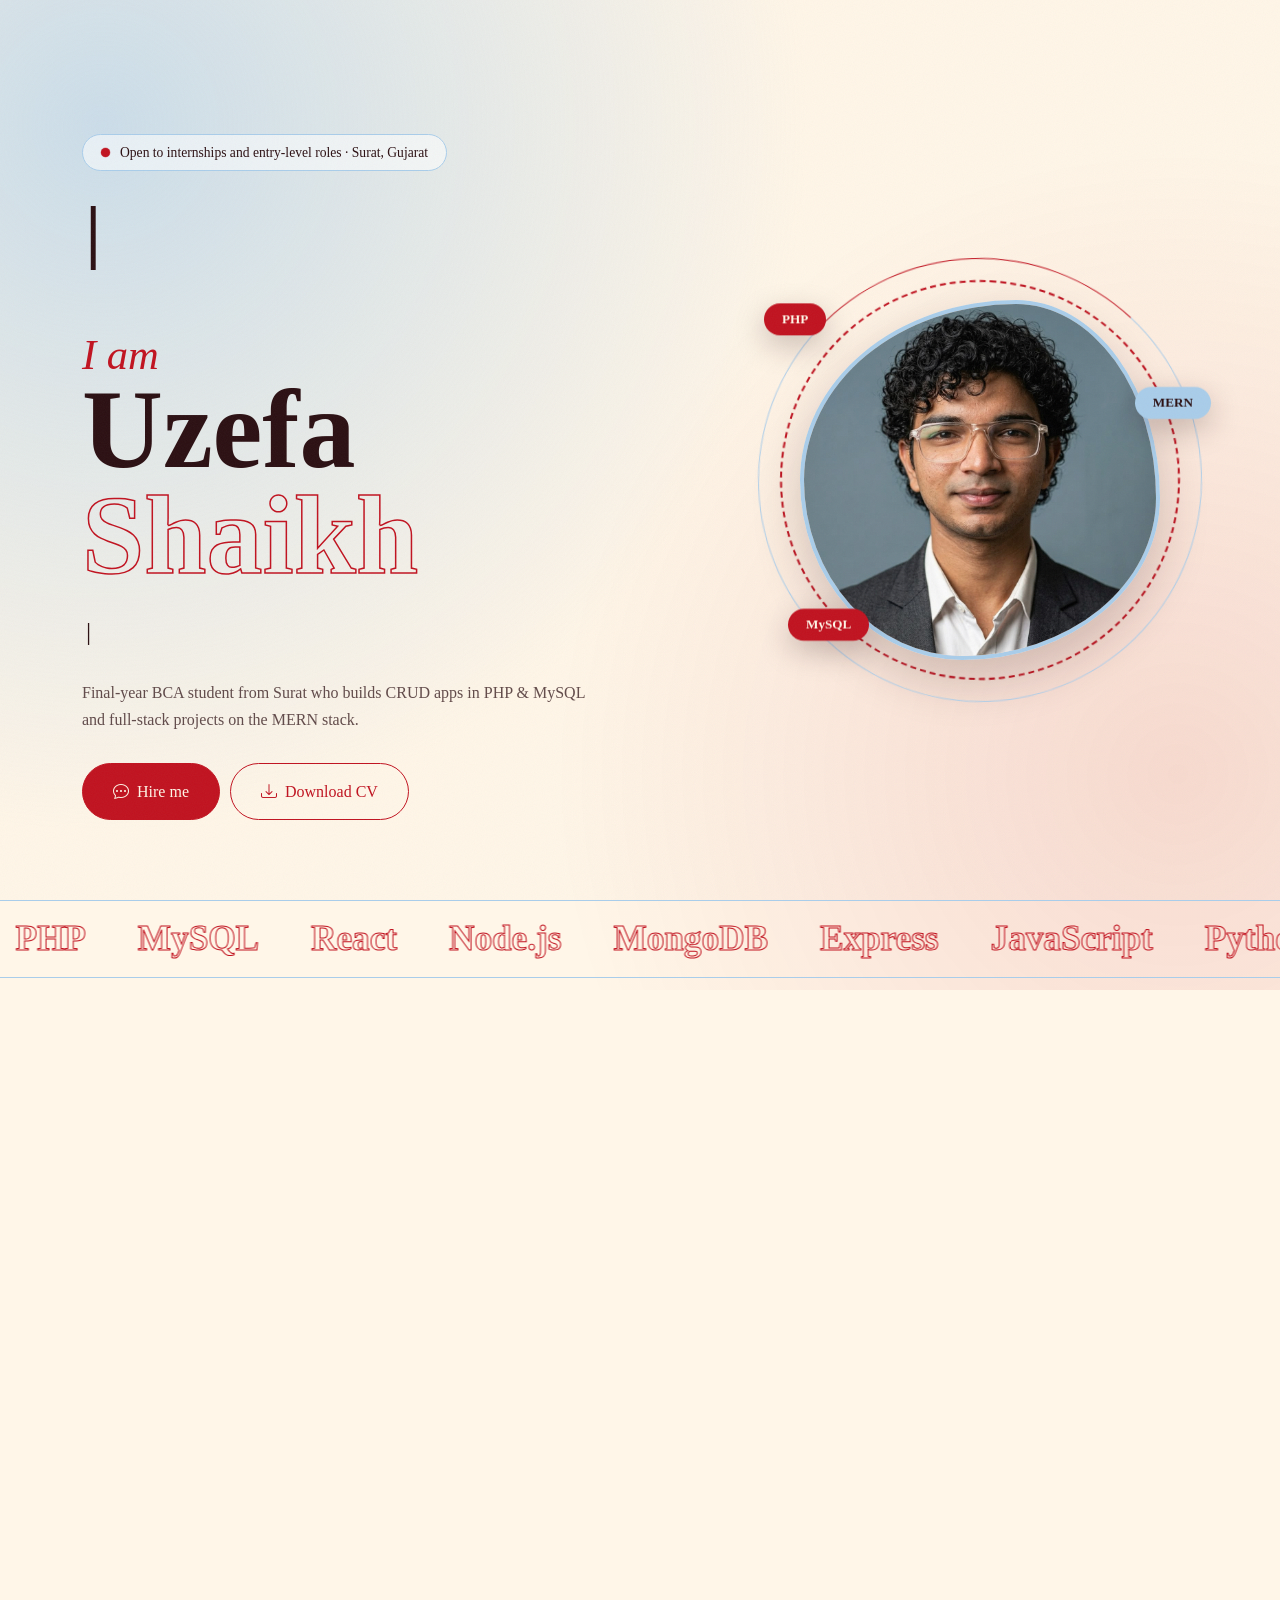
<file: index.html>
<!doctype html>
<html lang="en">
  <head>
    <meta charset="utf-8" />
    <meta
      http-equiv="Content-Security-Policy"
      content="default-src 'self'; script-src 'self' https://code.jquery.com https://cdn.jsdelivr.net; style-src 'self' 'unsafe-inline' https://cdn.jsdelivr.net https://fonts.googleapis.com; font-src 'self' https://cdn.jsdelivr.net https://fonts.gstatic.com; img-src 'self' data:; connect-src 'self'; object-src 'none'; base-uri 'self'; form-action 'self'"
    />
    <meta name="referrer" content="strict-origin-when-cross-origin" />
    <meta http-equiv="refresh" content="0; url=home.html" />
    <link rel="icon" href="favicon.ico" sizes="48x48" />
    <link
      rel="icon"
      type="image/png"
      sizes="32x32"
      href="assets/icons/favicon-32.png"
    />
    <link
      rel="icon"
      type="image/png"
      sizes="16x16"
      href="assets/icons/favicon-16.png"
    />
    <link rel="apple-touch-icon" href="assets/icons/apple-touch-icon.png" />
    <title>Uzefa Shaikh</title>
  </head>
  <body>
    <a href="home.html">Continue to the portfolio</a>
  </body>
</html>
</file>
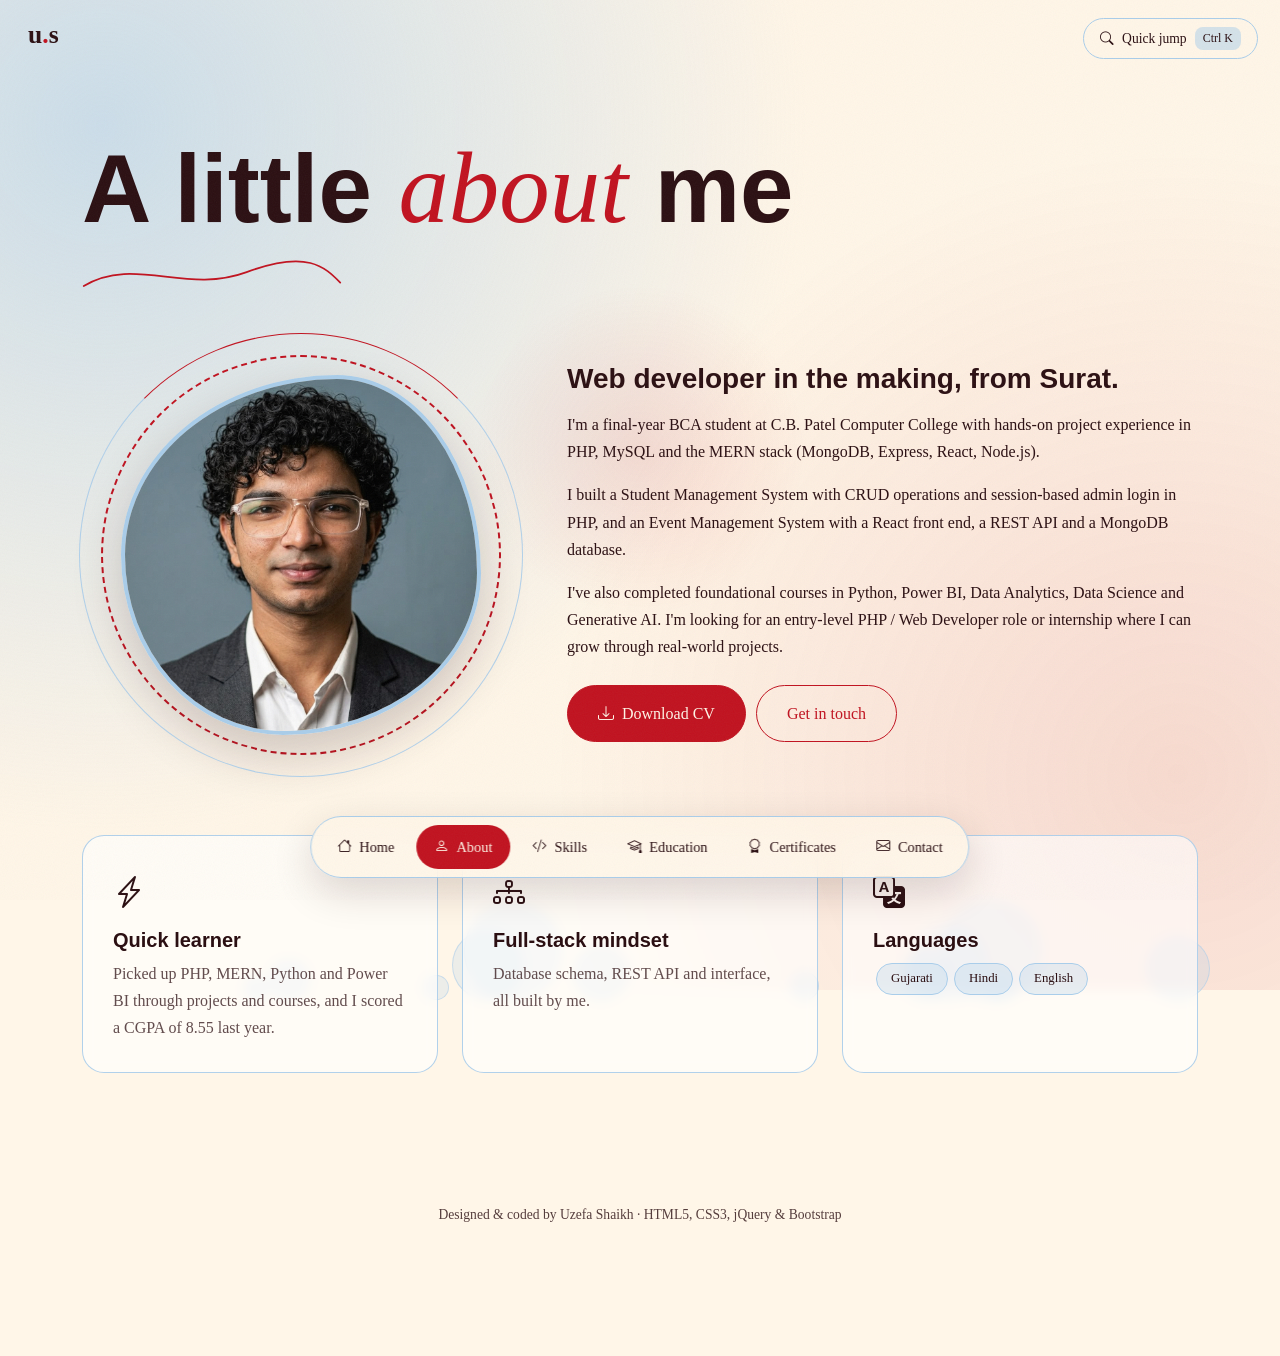
<file: about.html>
<!DOCTYPE html><html lang="en"><head><meta charset="utf-8"><meta http-equiv="Content-Security-Policy" content="default-src 'self'; script-src 'self' https://code.jquery.com https://cdn.jsdelivr.net; style-src 'self' 'unsafe-inline' https://cdn.jsdelivr.net https://fonts.googleapis.com; font-src 'self' https://cdn.jsdelivr.net https://fonts.gstatic.com; img-src 'self' data:; connect-src 'self'; object-src 'none'; base-uri 'self'; form-action 'self'"><meta name="referrer" content="strict-origin-when-cross-origin"><meta name="viewport" content="width=device-width,initial-scale=1"><link rel="icon" href="favicon.ico" sizes="48x48"><link rel="icon" type="image/png" sizes="32x32" href="assets/icons/favicon-32.png"><link rel="icon" type="image/png" sizes="16x16" href="assets/icons/favicon-16.png"><link rel="apple-touch-icon" href="assets/icons/apple-touch-icon.png"><title>About | Uzefa Shaikh</title><meta name="theme-color" content="#FFF6E8"><meta name="description" content="Portfolio of Uzefa Shaikh, BCA student and PHP / MERN web developer from Surat, Gujarat."><link href="https://cdn.jsdelivr.net/npm/bootstrap@5.3.3/dist/css/bootstrap.min.css" rel="stylesheet"><link href="https://cdn.jsdelivr.net/npm/bootstrap-icons@1.11.3/font/bootstrap-icons.min.css" rel="stylesheet"><link rel="preconnect" href="https://fonts.googleapis.com"><link rel="preconnect" href="https://fonts.gstatic.com" crossorigin><link href="https://fonts.googleapis.com/css2?family=Fraunces:ital,opsz,wght@0,9..144,300..800;1,9..144,300..800&display=swap" rel="stylesheet"><link href="assets/css/style.css" rel="stylesheet"></head><body data-page="about"><main>
<div class="container ph"><h1 class="rv">A little <em>about</em> me</h1></div>
<section class="sec" style="padding-top:30px"><div class="container"><div class="row g-5 align-items-center">
<div class="col-lg-5 rv left"><div class="photo"><img src="assets/img/uzefa.png" alt="Uzefa Shaikh"></div></div>
<div class="col-lg-7 rv right">
<h3 class="mb-3">Web developer in the making, from Surat.</h3>
<p>I'm a final-year BCA student at C.B. Patel Computer College with hands-on project experience in PHP, MySQL and the MERN stack (MongoDB, Express, React, Node.js).</p>
<p>I built a Student Management System with CRUD operations and session-based admin login in PHP, and an Event Management System with a React front end, a REST API and a MongoDB database.</p>
<p>I've also completed foundational courses in Python, Power BI, Data Analytics, Data Science and Generative AI. I'm looking for an entry-level PHP / Web Developer role or internship where I can grow through real-world projects.</p>
<a class="btn-x fill mt-2" href="assets/Uzefa_Shaikh_Resume.pdf" download><i class="bi bi-download"></i>Download CV</a><a class="btn-x" href="contact.html">Get in touch</a>
</div></div></div></section>
<section class="sec" style="padding-top:0"><div class="container"><div class="row g-4">
<div class="col-md-4 rv"><div class="card-x tilt"><i class="bi bi-lightning-charge fs-2"></i><h5 class="mt-2">Quick learner</h5><p class="soft mb-0">Picked up PHP, MERN, Python and Power BI through projects and courses, and I scored a CGPA of 8.55 last year.</p></div></div>
<div class="col-md-4 rv"><div class="card-x tilt"><i class="bi bi-diagram-3 fs-2"></i><h5 class="mt-2">Full-stack mindset</h5><p class="soft mb-0">Database schema, REST API and interface, all built by me.</p></div></div>
<div class="col-md-4 rv"><div class="card-x tilt"><i class="bi bi-translate fs-2"></i><h5 class="mt-2">Languages</h5><p class="mb-0"><span class="tag">Gujarati</span><span class="tag">Hindi</span><span class="tag">English</span></p></div></div>
</div></div></section>
</main><script src="https://code.jquery.com/jquery-3.7.1.min.js"></script><script src="https://cdn.jsdelivr.net/npm/bootstrap@5.3.3/dist/js/bootstrap.bundle.min.js"></script><script src="assets/js/main.js"></script></body></html>
</file>
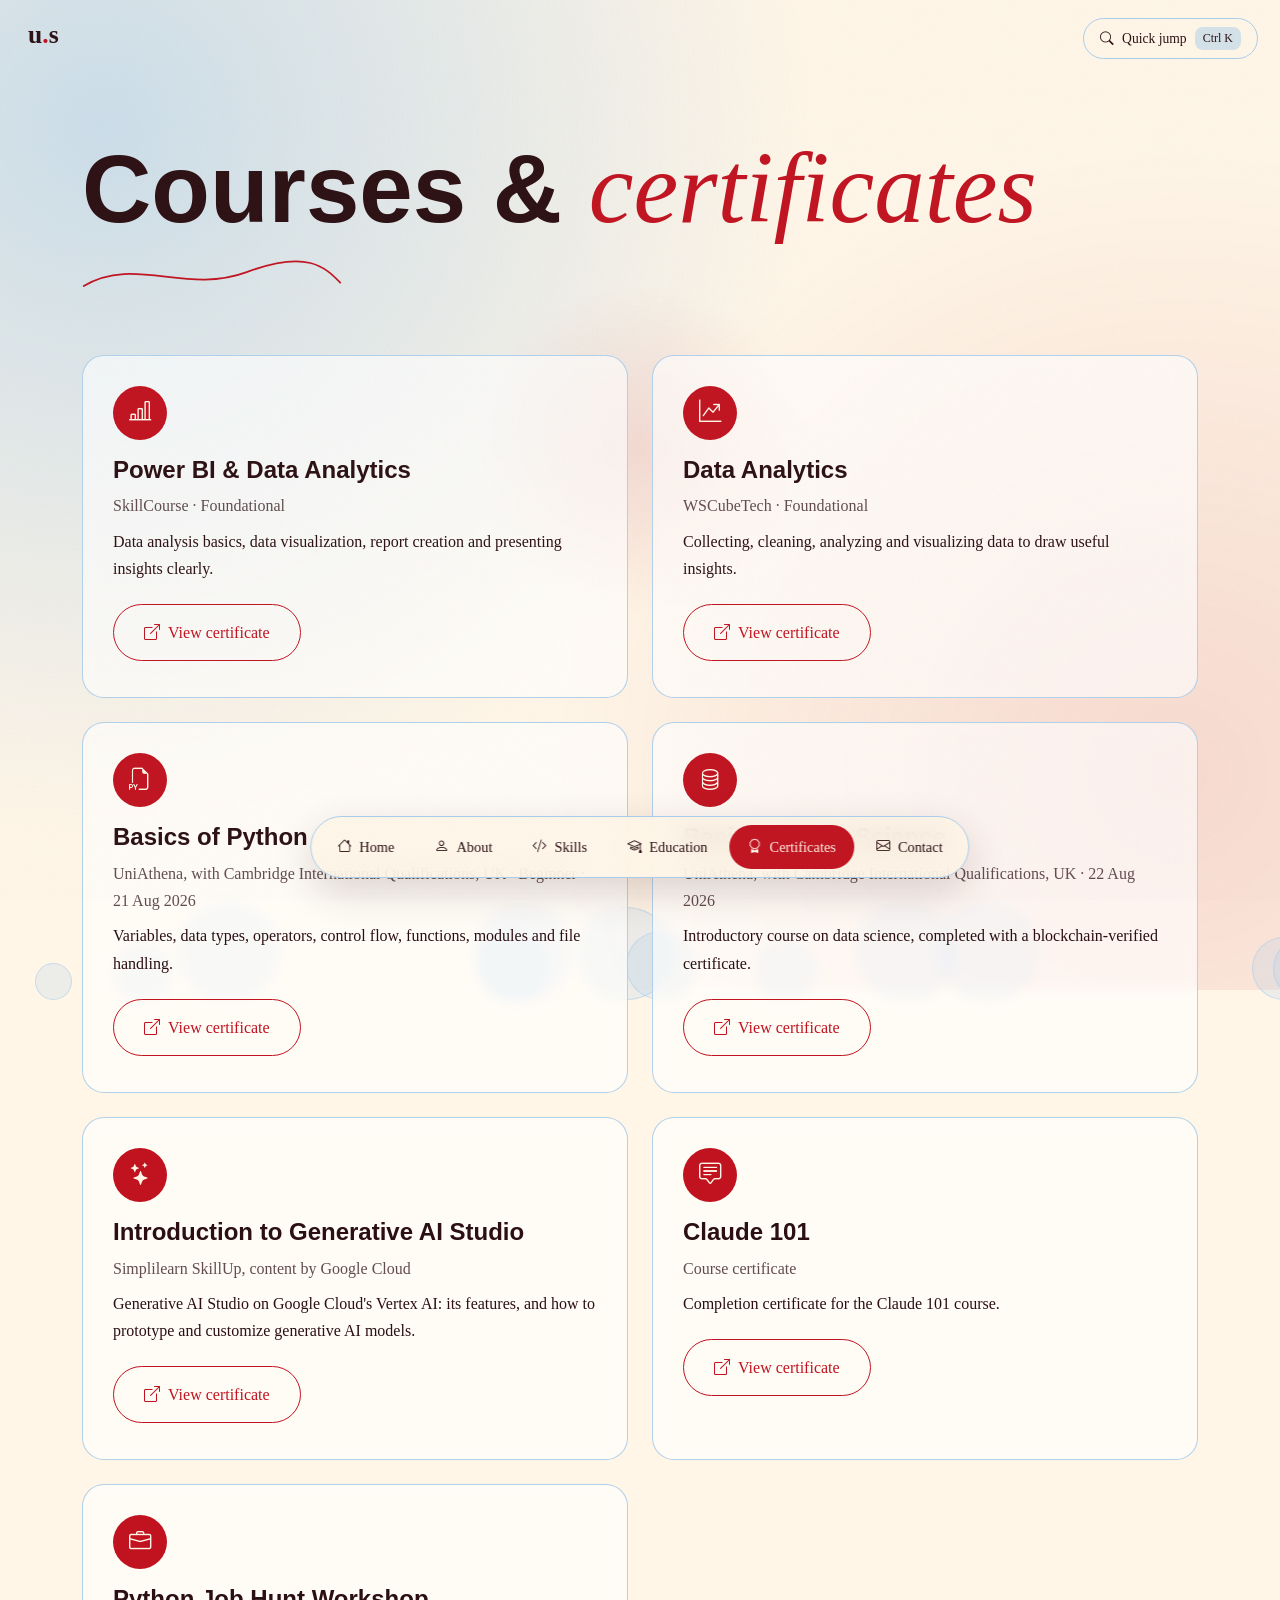
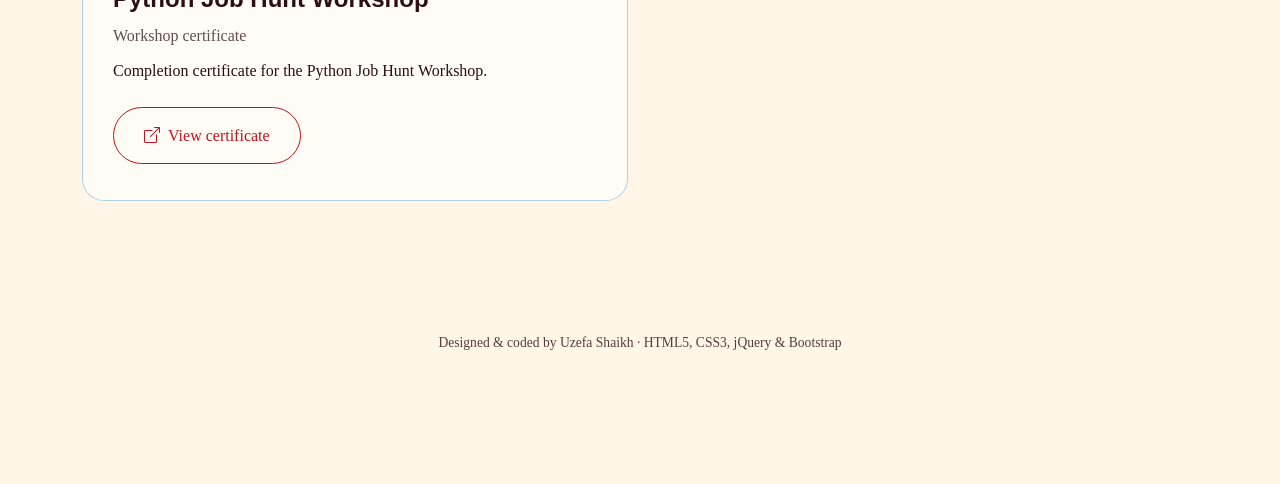
<file: certifications.html>
<!DOCTYPE html><html lang="en"><head><meta charset="utf-8"><meta http-equiv="Content-Security-Policy" content="default-src 'self'; script-src 'self' https://code.jquery.com https://cdn.jsdelivr.net; style-src 'self' 'unsafe-inline' https://cdn.jsdelivr.net https://fonts.googleapis.com; font-src 'self' https://cdn.jsdelivr.net https://fonts.gstatic.com; img-src 'self' data:; connect-src 'self'; object-src 'none'; base-uri 'self'; form-action 'self'"><meta name="referrer" content="strict-origin-when-cross-origin"><meta name="viewport" content="width=device-width,initial-scale=1"><link rel="icon" href="favicon.ico" sizes="48x48"><link rel="icon" type="image/png" sizes="32x32" href="assets/icons/favicon-32.png"><link rel="icon" type="image/png" sizes="16x16" href="assets/icons/favicon-16.png"><link rel="apple-touch-icon" href="assets/icons/apple-touch-icon.png"><title>Certifications | Uzefa Shaikh</title><meta name="theme-color" content="#FFF6E8"><meta name="description" content="Portfolio of Uzefa Shaikh, BCA student and PHP / MERN web developer from Surat, Gujarat."><link href="https://cdn.jsdelivr.net/npm/bootstrap@5.3.3/dist/css/bootstrap.min.css" rel="stylesheet"><link href="https://cdn.jsdelivr.net/npm/bootstrap-icons@1.11.3/font/bootstrap-icons.min.css" rel="stylesheet"><link rel="preconnect" href="https://fonts.googleapis.com"><link rel="preconnect" href="https://fonts.gstatic.com" crossorigin><link href="https://fonts.googleapis.com/css2?family=Fraunces:ital,opsz,wght@0,9..144,300..800;1,9..144,300..800&display=swap" rel="stylesheet"><link href="assets/css/style.css" rel="stylesheet"></head><body data-page="certifications"><main>
<div class="container ph"><h1 class="rv">Courses &amp; <em>certificates</em></h1></div>
<section class="sec" style="padding-top:30px"><div class="container"><div class="row g-4">
<div class="col-md-6 rv"><div class="card-x tilt"><div class="ic mb-3"><i class="bi bi-bar-chart-line"></i></div><h4>Power BI &amp; Data Analytics</h4><p class="soft mb-2">SkillCourse &middot; Foundational</p><p>Data analysis basics, data visualization, report creation and presenting insights clearly.</p><a class="btn-x" href="https://edu.skillcourse.in/view-certificate/SC-UUSTO8J492" target="_blank" rel="noopener"><i class="bi bi-box-arrow-up-right"></i>View certificate</a></div></div>
<div class="col-md-6 rv"><div class="card-x tilt"><div class="ic mb-3"><i class="bi bi-graph-up-arrow"></i></div><h4>Data Analytics</h4><p class="soft mb-2">WSCubeTech &middot; Foundational</p><p>Collecting, cleaning, analyzing and visualizing data to draw useful insights.</p><a class="btn-x" href="https://www.wscubetech.com/verify-certificate/3K79XWS2026M6650964547" target="_blank" rel="noopener"><i class="bi bi-box-arrow-up-right"></i>View certificate</a></div></div>
<div class="col-md-6 rv"><div class="card-x tilt"><div class="ic mb-3"><i class="bi bi-filetype-py"></i></div><h4>Basics of Python</h4><p class="soft mb-2">UniAthena, with Cambridge International Qualifications, UK &middot; Beginner &middot; 21 Aug 2026</p><p>Variables, data types, operators, control flow, functions, modules and file handling.</p><a class="btn-x" href="https://docs.uniathena.com/prod/user_261632521/certificate/261632521_323_1787332216_certificate.pdf" target="_blank" rel="noopener"><i class="bi bi-box-arrow-up-right"></i>View certificate</a></div></div>
<div class="col-md-6 rv"><div class="card-x tilt"><div class="ic mb-3"><i class="bi bi-database"></i></div><h4>Basics of Data Science</h4><p class="soft mb-2">UniAthena, with Cambridge International Qualifications, UK &middot; 22 Aug 2026</p><p>Introductory course on data science, completed with a blockchain-verified certificate.</p><a class="btn-x" href="https://docs.uniathena.com/prod/user_261632521/certificate/261632521_117_1787400889_certificate.pdf" target="_blank" rel="noopener"><i class="bi bi-box-arrow-up-right"></i>View certificate</a></div></div>
<div class="col-md-6 rv"><div class="card-x tilt"><div class="ic mb-3"><i class="bi bi-stars"></i></div><h4>Introduction to Generative AI Studio</h4><p class="soft mb-2">Simplilearn SkillUp, content by Google Cloud</p><p>Generative AI Studio on Google Cloud's Vertex AI: its features, and how to prototype and customize generative AI models.</p><a class="btn-x" href="https://simpli-web.app.link/e/dZE1u77NC7b" target="_blank" rel="noopener"><i class="bi bi-box-arrow-up-right"></i>View certificate</a></div></div>
<div class="col-md-6 rv"><div class="card-x tilt"><div class="ic mb-3"><i class="bi bi-chat-square-text"></i></div><h4>Claude 101</h4><p class="soft mb-2">Course certificate</p><p>Completion certificate for the Claude 101 course.</p><a class="btn-x" href="https://drive.google.com/file/d/1m5V-zG3nvILCOErb--pa9k3uuCLrT4Ng/view?usp=sharing" target="_blank" rel="noopener"><i class="bi bi-box-arrow-up-right"></i>View certificate</a></div></div>
<div class="col-md-6 rv"><div class="card-x tilt"><div class="ic mb-3"><i class="bi bi-briefcase"></i></div><h4>Python Job Hunt Workshop</h4><p class="soft mb-2">Workshop certificate</p><p>Completion certificate for the Python Job Hunt Workshop.</p><a class="btn-x" href="https://drive.google.com/file/d/16a64hnk9A4XKSpaGGdXg8PvFn4j20FMO/view?usp=sharing" target="_blank" rel="noopener"><i class="bi bi-box-arrow-up-right"></i>View certificate</a></div></div>
</div></div></section>
</main><script src="https://code.jquery.com/jquery-3.7.1.min.js"></script><script src="https://cdn.jsdelivr.net/npm/bootstrap@5.3.3/dist/js/bootstrap.bundle.min.js"></script><script src="assets/js/main.js"></script></body></html>
</file>
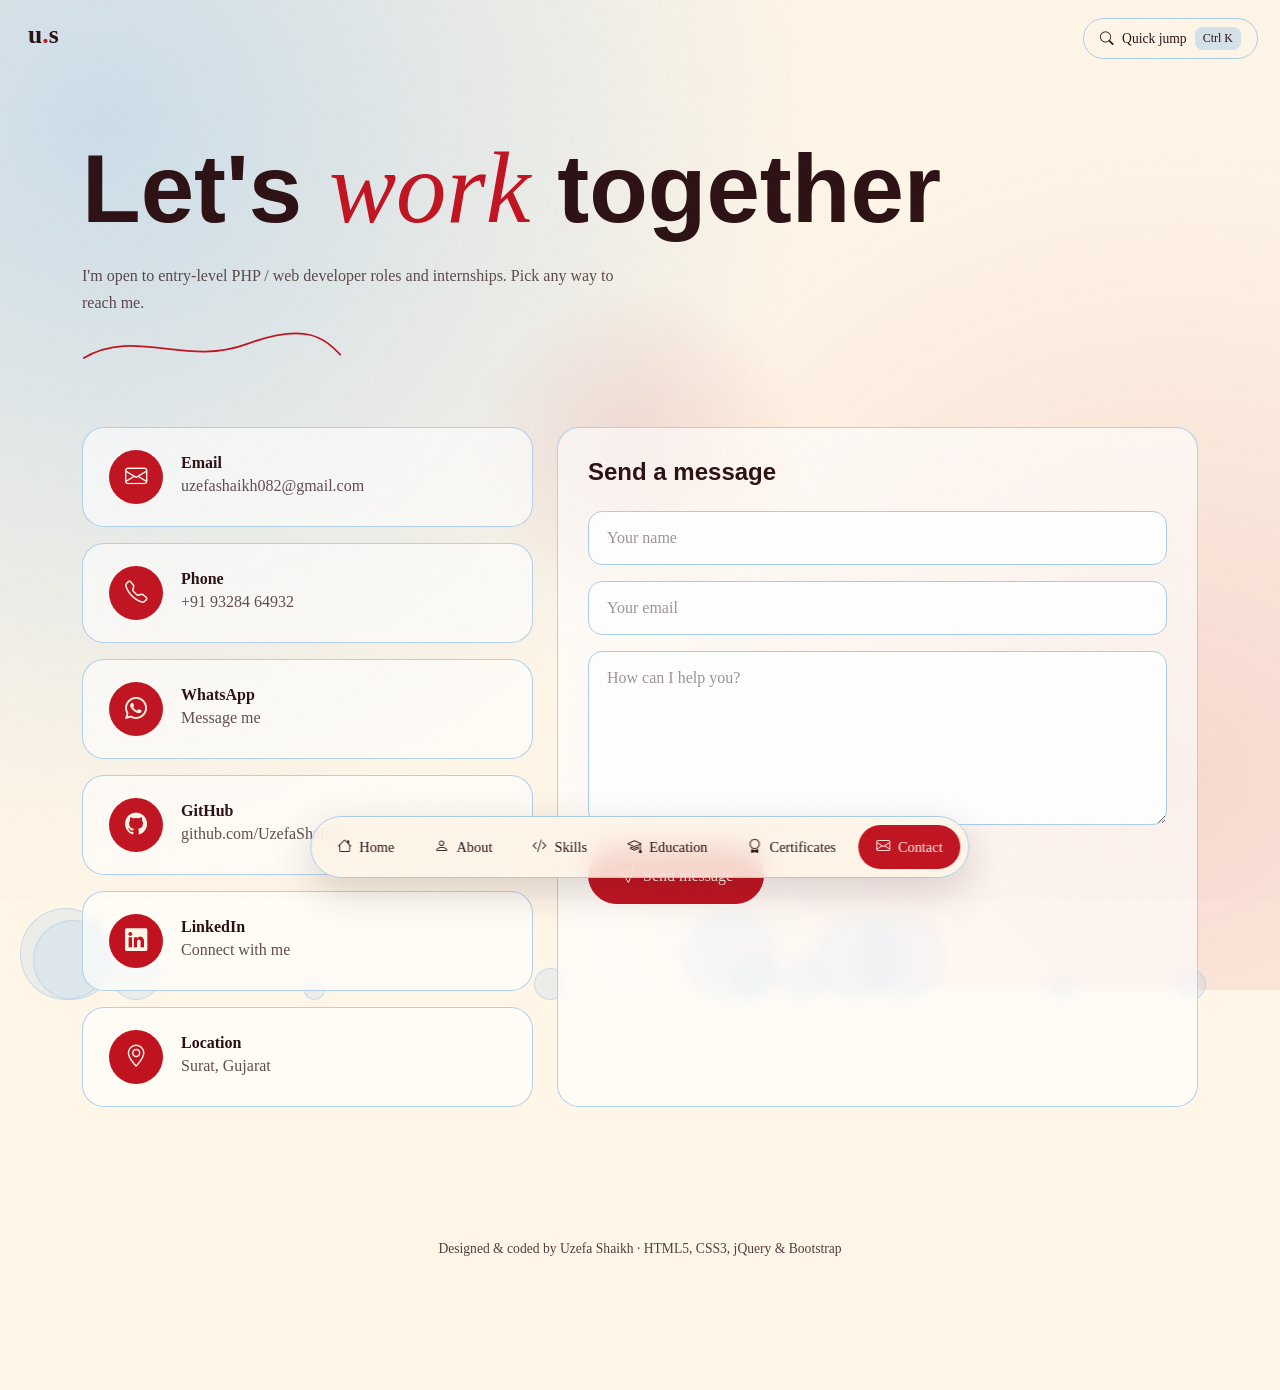
<file: contact.html>
<!doctype html>
<html lang="en">
  <head>
    <meta charset="utf-8" /><meta http-equiv="Content-Security-Policy" content="default-src 'self'; script-src 'self' https://code.jquery.com https://cdn.jsdelivr.net; style-src 'self' 'unsafe-inline' https://cdn.jsdelivr.net https://fonts.googleapis.com; font-src 'self' https://cdn.jsdelivr.net https://fonts.gstatic.com; img-src 'self' data:; connect-src 'self'; object-src 'none'; base-uri 'self'; form-action 'self'"><meta name="referrer" content="strict-origin-when-cross-origin">
    <meta name="viewport" content="width=device-width,initial-scale=1" />
    <link rel="icon" href="favicon.ico" sizes="48x48"><link rel="icon" type="image/png" sizes="32x32" href="assets/icons/favicon-32.png"><link rel="icon" type="image/png" sizes="16x16" href="assets/icons/favicon-16.png"><link rel="apple-touch-icon" href="assets/icons/apple-touch-icon.png"><title>Contact | Uzefa Shaikh</title>
    <meta
      name="description"
      content="Portfolio of Uzefa Shaikh, BCA student and PHP / MERN web developer from Surat, Gujarat."
    />
    <link
      href="https://cdn.jsdelivr.net/npm/bootstrap@5.3.3/dist/css/bootstrap.min.css"
      rel="stylesheet"
    />
    <link
      href="https://cdn.jsdelivr.net/npm/bootstrap-icons@1.11.3/font/bootstrap-icons.min.css"
      rel="stylesheet"
    />
    <link rel="preconnect" href="https://fonts.googleapis.com" />
    <link rel="preconnect" href="https://fonts.gstatic.com" crossorigin />
    <link
      href="https://fonts.googleapis.com/css2?family=Fraunces:ital,opsz,wght@0,9..144,300..800;1,9..144,300..800&display=swap"
      rel="stylesheet"
    />
    <link href="assets/css/style.css" rel="stylesheet" />
  </head>
  <body data-page="contact">
    <main>
      <div class="container ph">
        <h1 class="rv">Let's <em>work</em> together</h1>
        <p class="soft rv mt-3">
          I'm open to entry-level PHP / web developer roles and internships.
          Pick any way to reach me.
        </p>
      </div>
      <section class="sec" style="padding-top: 30px">
        <div class="container">
          <div class="row g-4">
            <div class="col-lg-5">
              <div class="d-grid gap-3">
                <a class="card-x rv left" href="mailto:uzefashaikh082@gmail.com"
                  ><span class="ic"><i class="bi bi-envelope"></i></span
                  ><span><b>Email</b>uzefashaikh082@gmail.com</span></a
                >
                <a class="card-x rv left" href="tel:+919328464932"
                  ><span class="ic"><i class="bi bi-telephone"></i></span
                  ><span><b>Phone</b>+91 93284 64932</span></a
                >
                <a
                  class="card-x rv left"
                  href="https://wa.me/919328464932"
                  target="_blank"
                  rel="noopener"
                  ><span class="ic"><i class="bi bi-whatsapp"></i></span
                  ><span><b>WhatsApp</b>Message me</span></a
                >
                <a
                  class="card-x rv left"
                  href="https://github.com/UzefaShaikh"
                  target="_blank"
                  rel="noopener"
                  ><span class="ic"><i class="bi bi-github"></i></span
                  ><span><b>GitHub</b>github.com/UzefaShaikh</span></a
                >
                <a
                  class="card-x rv left"
                  href="https://www.linkedin.com/in/uzefa-shaikh-71b239419"
                  target="_blank"
                  rel="noopener"
                  ><span class="ic"><i class="bi bi-linkedin"></i></span
                  ><span><b>LinkedIn</b>Connect with me</span></a
                >
                <a
                  class="card-x rv left"
                  href="https://www.google.com/maps/search/?api=1&query=Surat,+Gujarat"
                  target="_blank"
                  rel="noopener"
                  ><span class="ic"><i class="bi bi-geo-alt"></i></span
                  ><span><b>Location</b>Surat, Gujarat</span></a
                >
              </div>
            </div>
            <div class="col-lg-7 rv right">
              <form id="cf" class="card-x">
                <h4 class="mb-4">Send a message</h4>
                <input
                  class="form-control fx mb-3"
                  name="n"
                  placeholder="Your name"
                  required
                /><input
                  class="form-control fx mb-3"
                  name="e"
                  type="email"
                  placeholder="Your email"
                  required
                /><textarea
                  class="form-control fx mb-3"
                  name="m"
                  rows="6"
                  placeholder="How can I help you?"
                  required
                ></textarea>
                <button class="btn-x fill" type="submit">
                  <i class="bi bi-send"></i>Send message
                </button>
                <p id="ok" class="mt-3 mb-0" style="display: none">
                  Opening your mail app to send this message.
                </p>
              </form>
            </div>
          </div>
        </div>
      </section>
    </main>
    <script src="https://code.jquery.com/jquery-3.7.1.min.js"></script>
    <script src="https://cdn.jsdelivr.net/npm/bootstrap@5.3.3/dist/js/bootstrap.bundle.min.js"></script>
    <script src="assets/js/main.js"></script>
  </body>
</html>
</file>
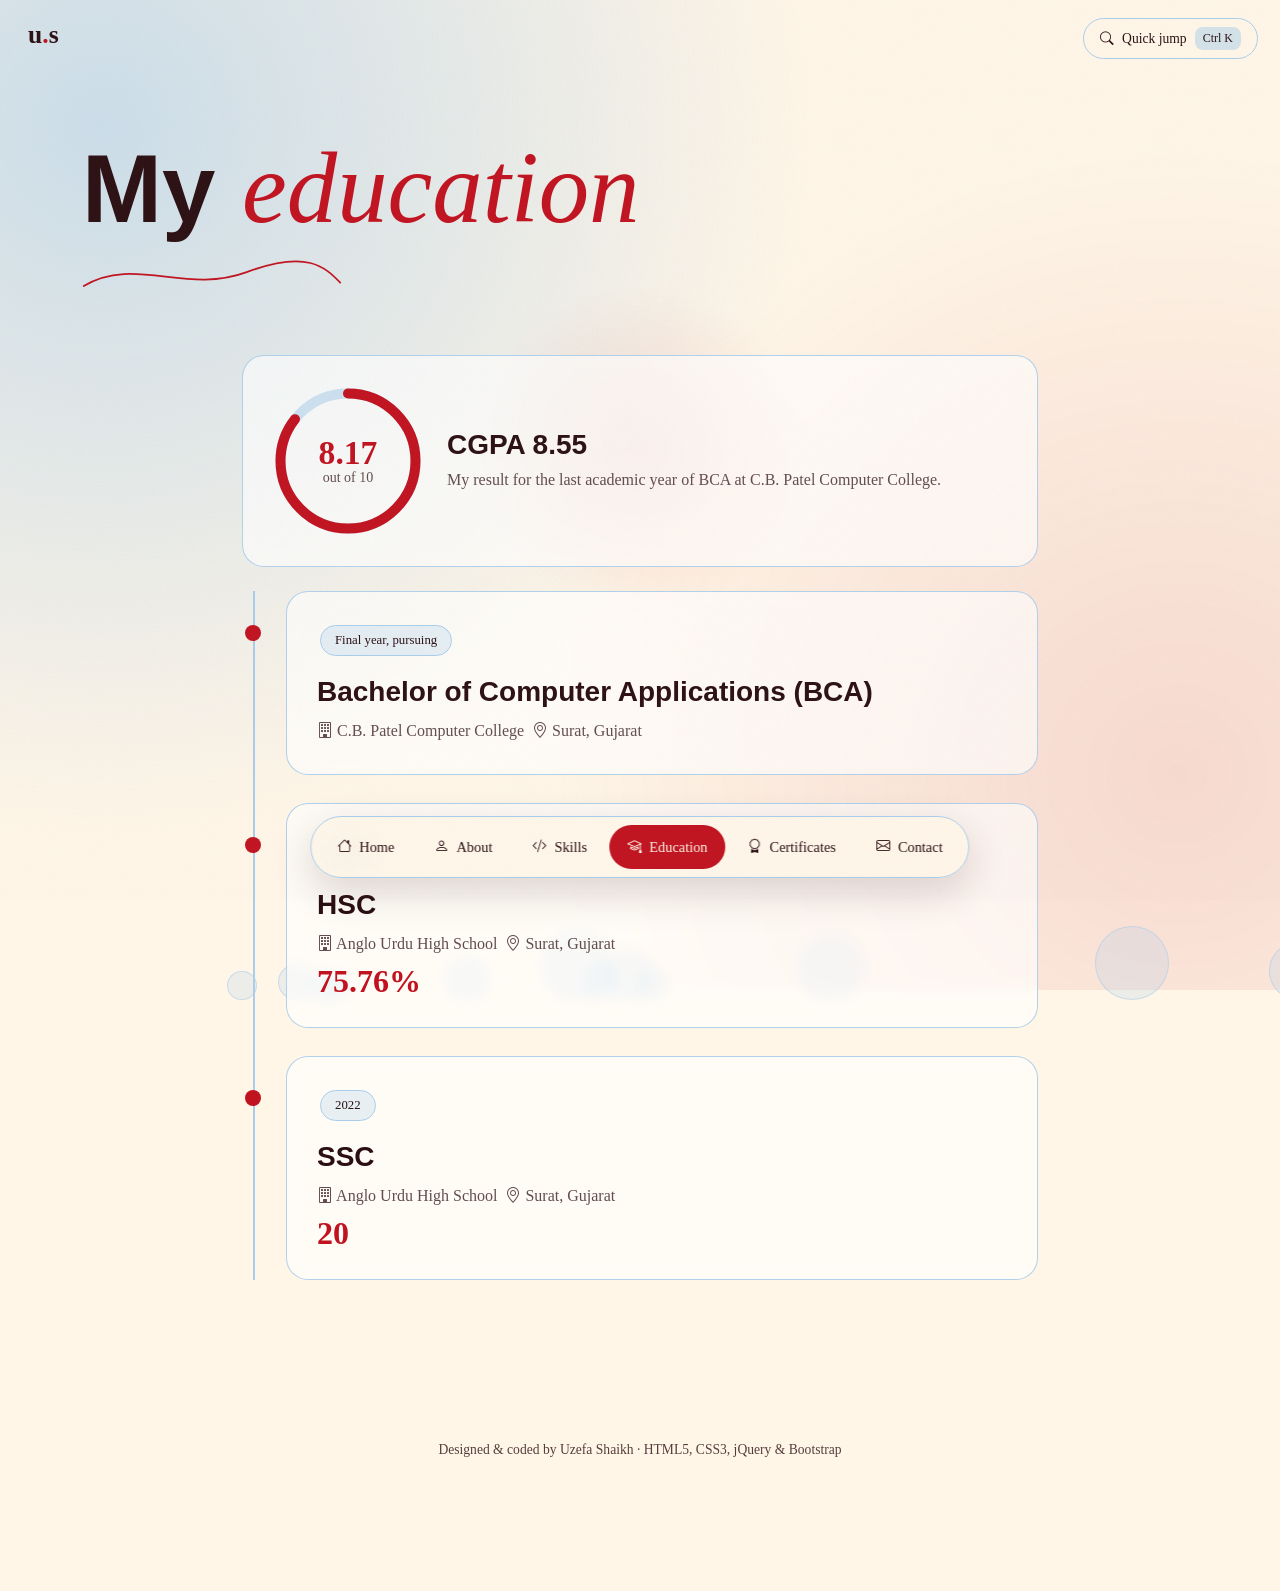
<file: education.html>
<!DOCTYPE html><html lang="en"><head><meta charset="utf-8"><meta http-equiv="Content-Security-Policy" content="default-src 'self'; script-src 'self' https://code.jquery.com https://cdn.jsdelivr.net; style-src 'self' 'unsafe-inline' https://cdn.jsdelivr.net https://fonts.googleapis.com; font-src 'self' https://cdn.jsdelivr.net https://fonts.gstatic.com; img-src 'self' data:; connect-src 'self'; object-src 'none'; base-uri 'self'; form-action 'self'"><meta name="referrer" content="strict-origin-when-cross-origin"><meta name="viewport" content="width=device-width,initial-scale=1"><link rel="icon" href="favicon.ico" sizes="48x48"><link rel="icon" type="image/png" sizes="32x32" href="assets/icons/favicon-32.png"><link rel="icon" type="image/png" sizes="16x16" href="assets/icons/favicon-16.png"><link rel="apple-touch-icon" href="assets/icons/apple-touch-icon.png"><title>Education | Uzefa Shaikh</title><meta name="theme-color" content="#FFF6E8"><meta name="description" content="Portfolio of Uzefa Shaikh, BCA student and PHP / MERN web developer from Surat, Gujarat."><link href="https://cdn.jsdelivr.net/npm/bootstrap@5.3.3/dist/css/bootstrap.min.css" rel="stylesheet"><link href="https://cdn.jsdelivr.net/npm/bootstrap-icons@1.11.3/font/bootstrap-icons.min.css" rel="stylesheet"><link rel="preconnect" href="https://fonts.googleapis.com"><link rel="preconnect" href="https://fonts.gstatic.com" crossorigin><link href="https://fonts.googleapis.com/css2?family=Fraunces:ital,opsz,wght@0,9..144,300..800;1,9..144,300..800&display=swap" rel="stylesheet"><link href="assets/css/style.css" rel="stylesheet"></head><body data-page="education"><main>
<div class="container ph"><h1 class="rv">My <em>education</em></h1></div>
<section class="sec" style="padding-top:30px"><div class="container" style="max-width:820px"><div class="card-x rv mb-4 d-flex align-items-center gap-4 flex-wrap"><div class="ring"><svg viewBox="0 0 120 120"><circle cx="60" cy="60" r="54" class="bg"/><circle cx="60" cy="60" r="54" class="f" transform="rotate(-90 60 60)"/></svg><div class="mid"><div class="num" style="font-size:2.1rem" data-count="8.55" data-dec="2">0</div><small class="soft">out of 10</small></div></div><div><h3 class="mb-1">CGPA 8.55</h3><p class="soft mb-0">My result for the last academic year of BCA at C.B. Patel Computer College.</p></div></div>
<div class="tl">
<div class="it rv"><div class="card-x tilt"><span class="tag">Final year, pursuing</span><h3 class="mt-3">Bachelor of Computer Applications (BCA)</h3><p class="soft mb-0"><i class="bi bi-building"></i> C.B. Patel Computer College &nbsp;<i class="bi bi-geo-alt"></i> Surat, Gujarat</p></div></div>
<div class="it rv"><div class="card-x tilt"><span class="tag">2024</span><h3 class="mt-3">HSC</h3><p class="soft mb-2"><i class="bi bi-building"></i> Anglo Urdu High School &nbsp;<i class="bi bi-geo-alt"></i> Surat, Gujarat</p><div class="num" style="font-size:2rem">75.76%</div></div></div>
<div class="it rv"><div class="card-x tilt"><span class="tag">2022</span><h3 class="mt-3">SSC</h3><p class="soft mb-2"><i class="bi bi-building"></i> Anglo Urdu High School &nbsp;<i class="bi bi-geo-alt"></i> Surat, Gujarat</p><div class="num" style="font-size:2rem" data-count="77" data-plus="%">0</div></div></div>
</div></div></section>
</main><script src="https://code.jquery.com/jquery-3.7.1.min.js"></script><script src="https://cdn.jsdelivr.net/npm/bootstrap@5.3.3/dist/js/bootstrap.bundle.min.js"></script><script src="assets/js/main.js"></script></body></html>
</file>
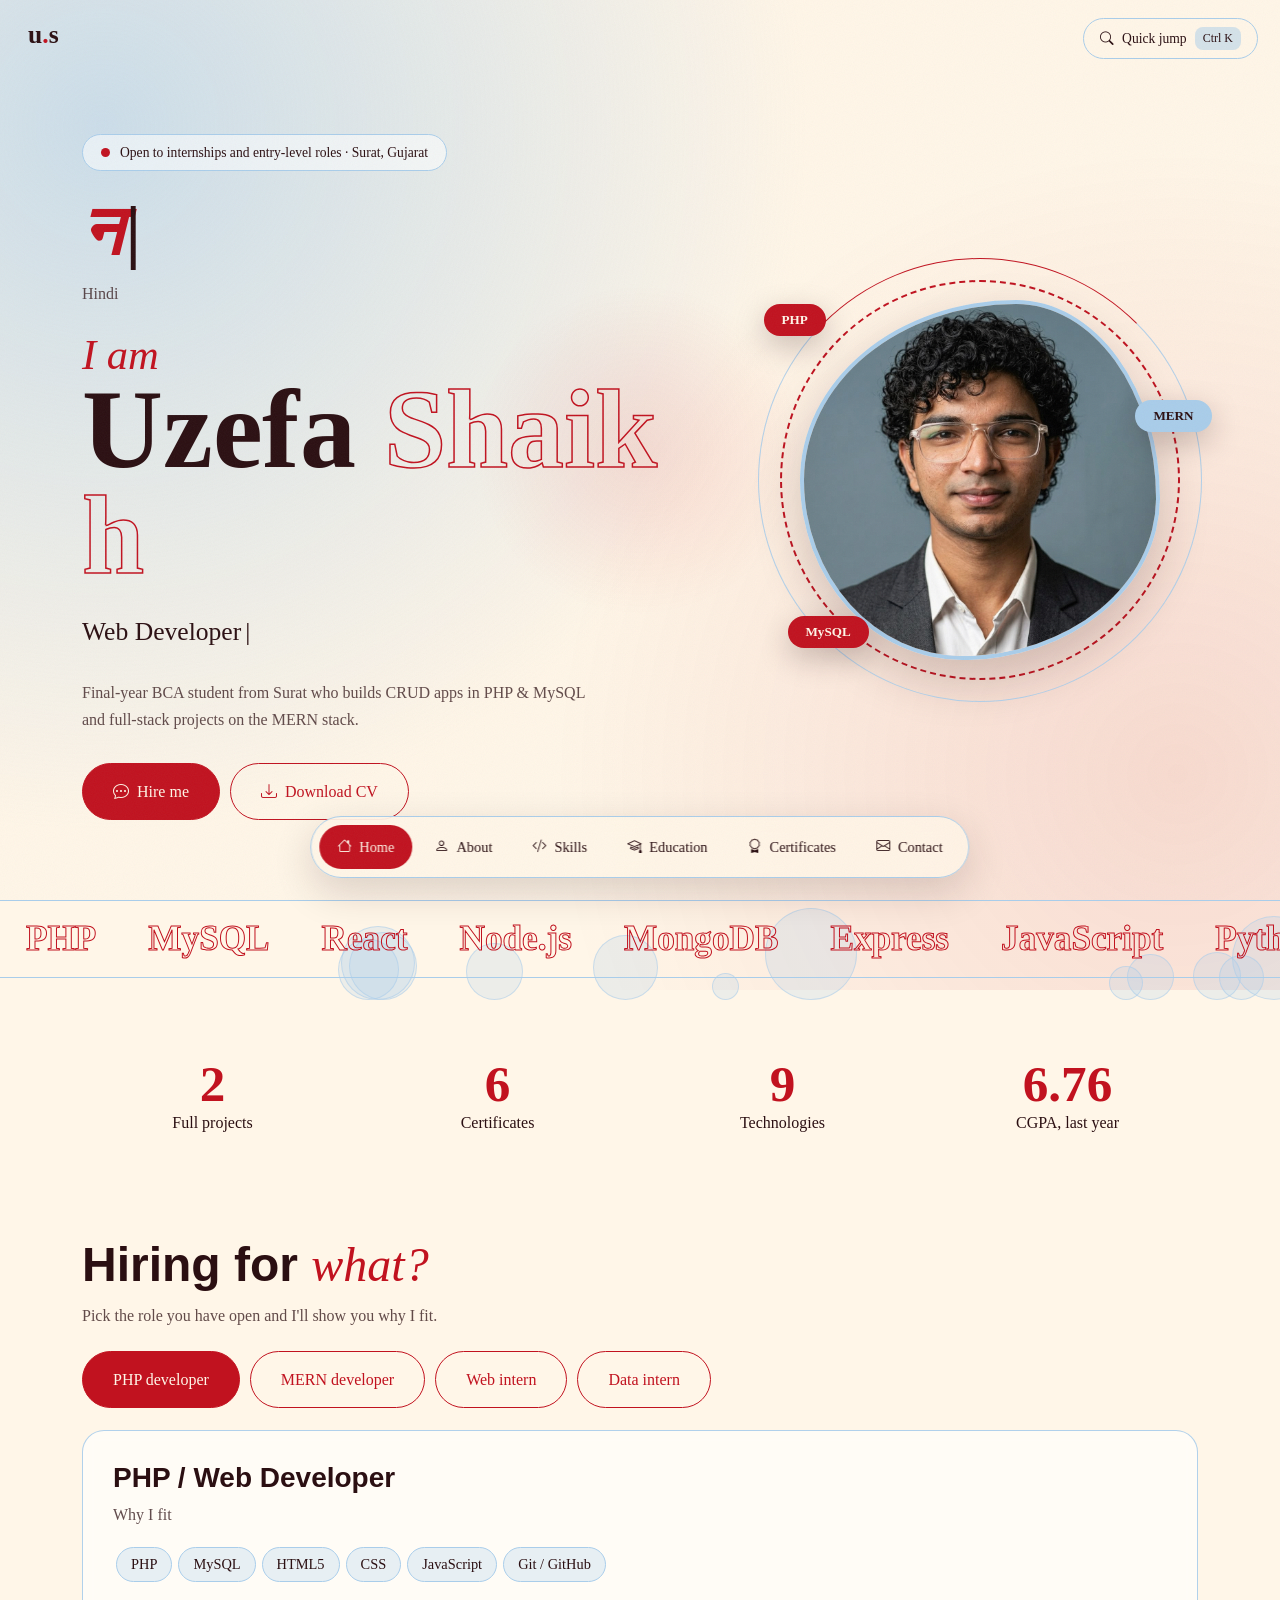
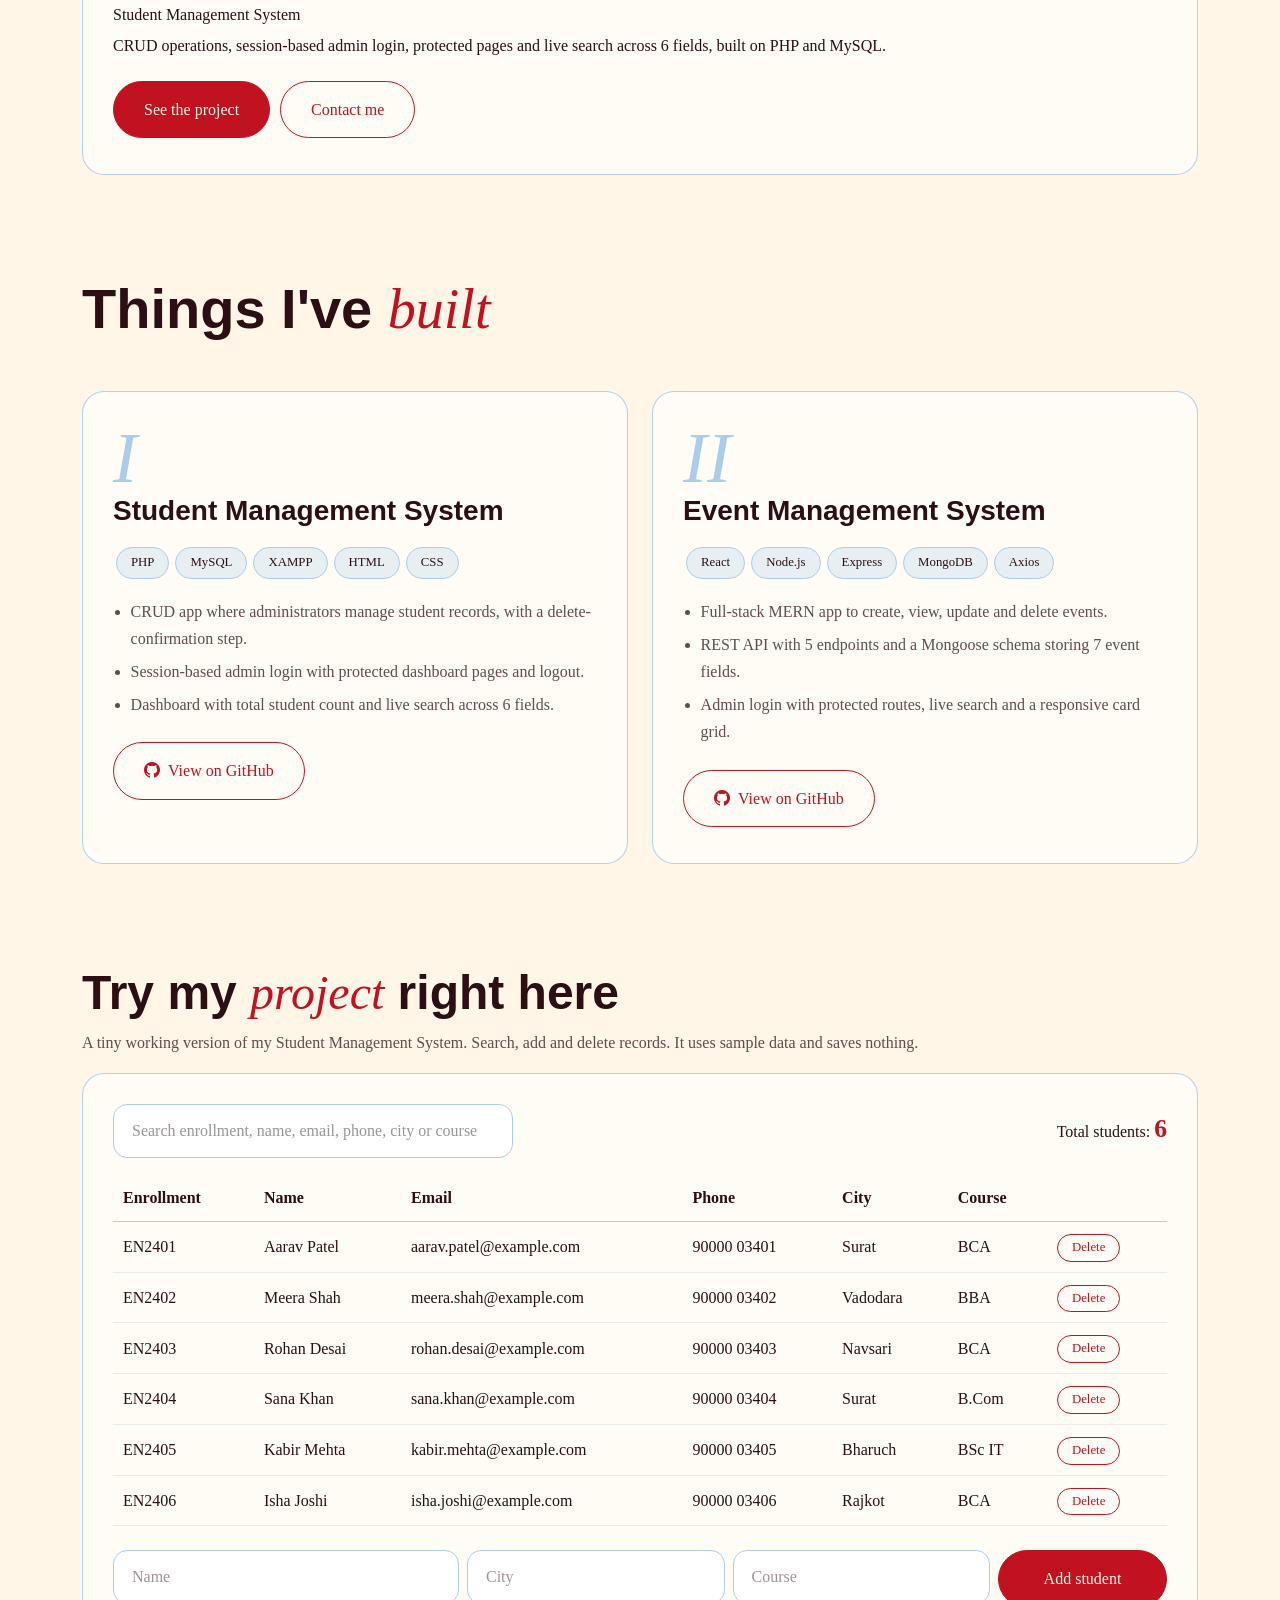
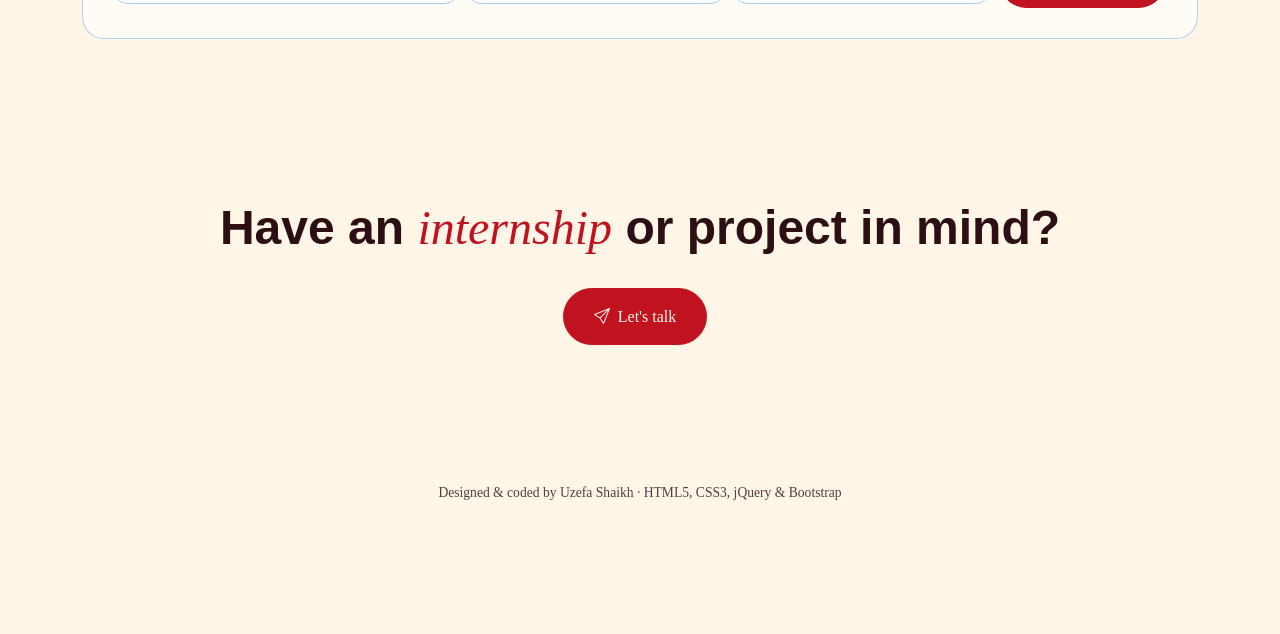
<file: home.html>
<!doctype html>
<html lang="en">
  <head>
    <meta charset="utf-8" />
    <meta
      http-equiv="Content-Security-Policy"
      content="default-src 'self'; script-src 'self' https://code.jquery.com https://cdn.jsdelivr.net; style-src 'self' 'unsafe-inline' https://cdn.jsdelivr.net https://fonts.googleapis.com; font-src 'self' https://cdn.jsdelivr.net https://fonts.gstatic.com; img-src 'self' data:; connect-src 'self'; object-src 'none'; base-uri 'self'; form-action 'self'"
    />
    <meta name="referrer" content="strict-origin-when-cross-origin" />
    <meta name="viewport" content="width=device-width,initial-scale=1" />
    <link rel="icon" href="favicon.ico" sizes="48x48" />
    <link
      rel="icon"
      type="image/png"
      sizes="32x32"
      href="assets/icons/favicon-32.png"
    />
    <link
      rel="icon"
      type="image/png"
      sizes="16x16"
      href="assets/icons/favicon-16.png"
    />
    <link rel="apple-touch-icon" href="assets/icons/apple-touch-icon.png" />
    <title>Home | Uzefa Shaikh</title>
    <meta name="theme-color" content="#FFF6E8" />
    <meta
      name="description"
      content="Portfolio of Uzefa Shaikh, BCA student and PHP / MERN web developer from Surat, Gujarat."
    />
    <link
      href="https://cdn.jsdelivr.net/npm/bootstrap@5.3.3/dist/css/bootstrap.min.css"
      rel="stylesheet"
    />
    <link
      href="https://cdn.jsdelivr.net/npm/bootstrap-icons@1.11.3/font/bootstrap-icons.min.css"
      rel="stylesheet"
    />
    <link rel="preconnect" href="https://fonts.googleapis.com" />
    <link rel="preconnect" href="https://fonts.gstatic.com" crossorigin />
    <link
      href="https://fonts.googleapis.com/css2?family=Fraunces:ital,opsz,wght@0,9..144,300..800;1,9..144,300..800&display=swap"
      rel="stylesheet"
    />
    <link href="assets/css/style.css" rel="stylesheet" />
  </head>
  <body data-page="home">
    <main>
      <section class="hero">
        <div class="container">
          <div class="row align-items-center g-5">
            <div class="col-lg-7">
              <div class="open">
                <b></b>Open to internships and entry-level roles &middot; Surat,
                Gujarat
              </div>
              <br />
              <div class="hello"><span id="hello"></span></div>
              <div class="soft" id="lang" style="min-height: 1.7em"></div>
              <h1 class="name">
                <span
                  class="serif"
                  style="
                    font-size: 0.38em;
                    display: block;
                    color: var(--cherry);
                  "
                  >I am</span
                ><span class="split">Uzefa</span>
                <span class="split out">Shaikh</span>
              </h1>
              <div class="role" id="role"></div>
              <p class="soft mt-3" style="max-width: 520px">
                Final-year BCA student from Surat who builds CRUD apps in PHP
                &amp; MySQL and full-stack projects on the MERN stack.
              </p>
              <div class="mt-4">
                <a class="btn-x fill" href="contact.html"
                  ><i class="bi bi-chat-dots"></i>Hire me</a
                ><a class="btn-x" href="assets/Uzefa_Shaikh_Resume.pdf" download
                  ><i class="bi bi-download"></i>Download CV</a
                >
              </div>
            </div>
            <div class="col-lg-5">
              <div class="photo">
                <img
                  src="assets/img/uzefa.png"
                  alt="Portrait of Uzefa Shaikh"
                /><span class="fl" style="top: 6%; left: -4%">PHP</span
                ><span
                  class="fl"
                  style="top: 30%; right: -8%; animation-delay: -1s"
                  >MERN</span
                ><span
                  class="fl"
                  style="bottom: 8%; left: 2%; animation-delay: -2s"
                  >MySQL</span
                >
              </div>
            </div>
          </div>
        </div>
      </section>

      <div class="marq">
        <div>
          <span>PHP</span><span>MySQL</span><span>React</span
          ><span>Node.js</span><span>MongoDB</span><span>Express</span
          ><span>JavaScript</span><span>Python</span><span>PHP</span
          ><span>MySQL</span><span>React</span><span>Node.js</span
          ><span>MongoDB</span><span>Express</span><span>JavaScript</span
          ><span>Python</span>
        </div>
      </div>

      <section class="sec">
        <div class="container">
          <div class="row g-4 text-center">
            <div class="col-6 col-md-3 rv">
              <div class="num" data-count="2">0</div>
              Full projects
            </div>
            <div class="col-6 col-md-3 rv">
              <div class="num" data-count="7">0</div>
              Certificates
            </div>
            <div class="col-6 col-md-3 rv">
              <div class="num" data-count="12" data-plus="+">0</div>
              Technologies
            </div>
            <div class="col-6 col-md-3 rv">
              <div class="num" data-count="8.55" data-dec="2">0</div>
              CGPA, last year
            </div>
          </div>
        </div>
      </section>

      <section class="sec" id="fit" style="padding-top: 20px">
        <div class="container">
          <h2 class="rv display-5 fw-bold mb-2">
            Hiring for <span class="serif">what?</span>
          </h2>
          <p class="soft rv">
            Pick the role you have open and I'll show you why I fit.
          </p>
          <div class="rv mb-3">
            <button class="btn-x rb" data-r="php">PHP developer</button
            ><button class="btn-x rb" data-r="mern">MERN developer</button
            ><button class="btn-x rb" data-r="intern">Web intern</button
            ><button class="btn-x rb" data-r="data">Data intern</button>
          </div>
          <div class="card-x rv pn"></div>
        </div>
      </section>

      <section class="sec" id="projects" style="padding-top: 20px">
        <div class="container">
          <h2 class="rv display-4 fw-bold mb-5">
            Things I've <span class="serif">built</span>
          </h2>
          <div class="row g-4">
            <div class="col-lg-6 rv left">
              <div class="card-x tilt pj">
                <div class="big">I</div>
                <h3>Student Management System</h3>
                <div class="my-3">
                  <span class="tag">PHP</span><span class="tag">MySQL</span
                  ><span class="tag">XAMPP</span><span class="tag">HTML</span
                  ><span class="tag">CSS</span>
                </div>
                <ul class="soft">
                  <li>
                    CRUD app where administrators manage student records, with a
                    delete-confirmation step.
                  </li>
                  <li>
                    Session-based admin login with protected dashboard pages and
                    logout.
                  </li>
                  <li>
                    Dashboard with total student count and live search across 6
                    fields.
                  </li>
                </ul>
                <a
                  class="btn-x mt-2"
                  href="https://github.com/UzefaShaikh/Student-Management-System"
                  target="_blank"
                  rel="noopener"
                  ><i class="bi bi-github"></i>View on GitHub</a
                >
              </div>
            </div>
            <div class="col-lg-6 rv right">
              <div class="card-x tilt pj">
                <div class="big">II</div>
                <h3>Event Management System</h3>
                <div class="my-3">
                  <span class="tag">React</span><span class="tag">Node.js</span
                  ><span class="tag">Express</span
                  ><span class="tag">MongoDB</span
                  ><span class="tag">Axios</span>
                </div>
                <ul class="soft">
                  <li>
                    Full-stack MERN app to create, view, update and delete
                    events.
                  </li>
                  <li>
                    REST API with 5 endpoints and a Mongoose schema storing 7
                    event fields.
                  </li>
                  <li>
                    Admin login with protected routes, live search and a
                    responsive card grid.
                  </li>
                </ul>
                <a
                  class="btn-x mt-2"
                  href="https://github.com/UzefaShaikh/Event-Management-System"
                  target="_blank"
                  rel="noopener"
                  ><i class="bi bi-github"></i>View on GitHub</a
                >
              </div>
            </div>
          </div>
        </div>
      </section>

      <section class="sec" id="demo" style="padding-top: 20px">
        <div class="container">
          <h2 class="rv display-5 fw-bold mb-2">
            Try my <span class="serif">project</span> right here
          </h2>
          <p class="soft rv">
            A tiny working version of my Student Management System. Search, add
            and delete records. It uses sample data and saves nothing.
          </p>
          <div class="card-x rv demo">
            <div
              class="d-flex flex-wrap gap-3 justify-content-between align-items-center mb-3"
            >
              <input
                id="q"
                class="form-control fx"
                style="max-width: 400px"
                placeholder="Search enrollment, name, email, phone, city or course"
              />
              <div>
                Total students:
                <b id="cnt" class="num" style="font-size: 1.6rem">0</b>
              </div>
            </div>
            <div class="tw">
              <table>
                <thead>
                  <tr>
                    <th>Enrollment</th>
                    <th>Name</th>
                    <th>Email</th>
                    <th>Phone</th>
                    <th>City</th>
                    <th>Course</th>
                    <th></th>
                  </tr>
                </thead>
                <tbody id="tb"></tbody>
              </table>
            </div>
            <form id="af" class="row g-2 mt-3">
              <div class="col-md-4">
                <input
                  class="form-control fx"
                  name="n"
                  placeholder="Name"
                  required
                />
              </div>
              <div class="col-md-3">
                <input class="form-control fx" name="c" placeholder="City" />
              </div>
              <div class="col-md-3">
                <input class="form-control fx" name="o" placeholder="Course" />
              </div>
              <div class="col-md-2">
                <button
                  class="btn-x fill w-100 justify-content-center m-0"
                  type="submit"
                >
                  Add student
                </button>
              </div>
            </form>
          </div>
        </div>
      </section>

      <section class="sec text-center">
        <div class="container rv">
          <h2 class="display-5 fw-bold">
            Have an <span class="serif">internship</span> or project in mind?
          </h2>
          <a class="btn-x fill mt-4" href="contact.html"
            ><i class="bi bi-send"></i>Let's talk</a
          >
        </div>
      </section>
    </main>
    <script src="https://code.jquery.com/jquery-3.7.1.min.js"></script>
    <script src="https://cdn.jsdelivr.net/npm/bootstrap@5.3.3/dist/js/bootstrap.bundle.min.js"></script>
    <script src="assets/js/main.js"></script>
  </body>
</html>
</file>
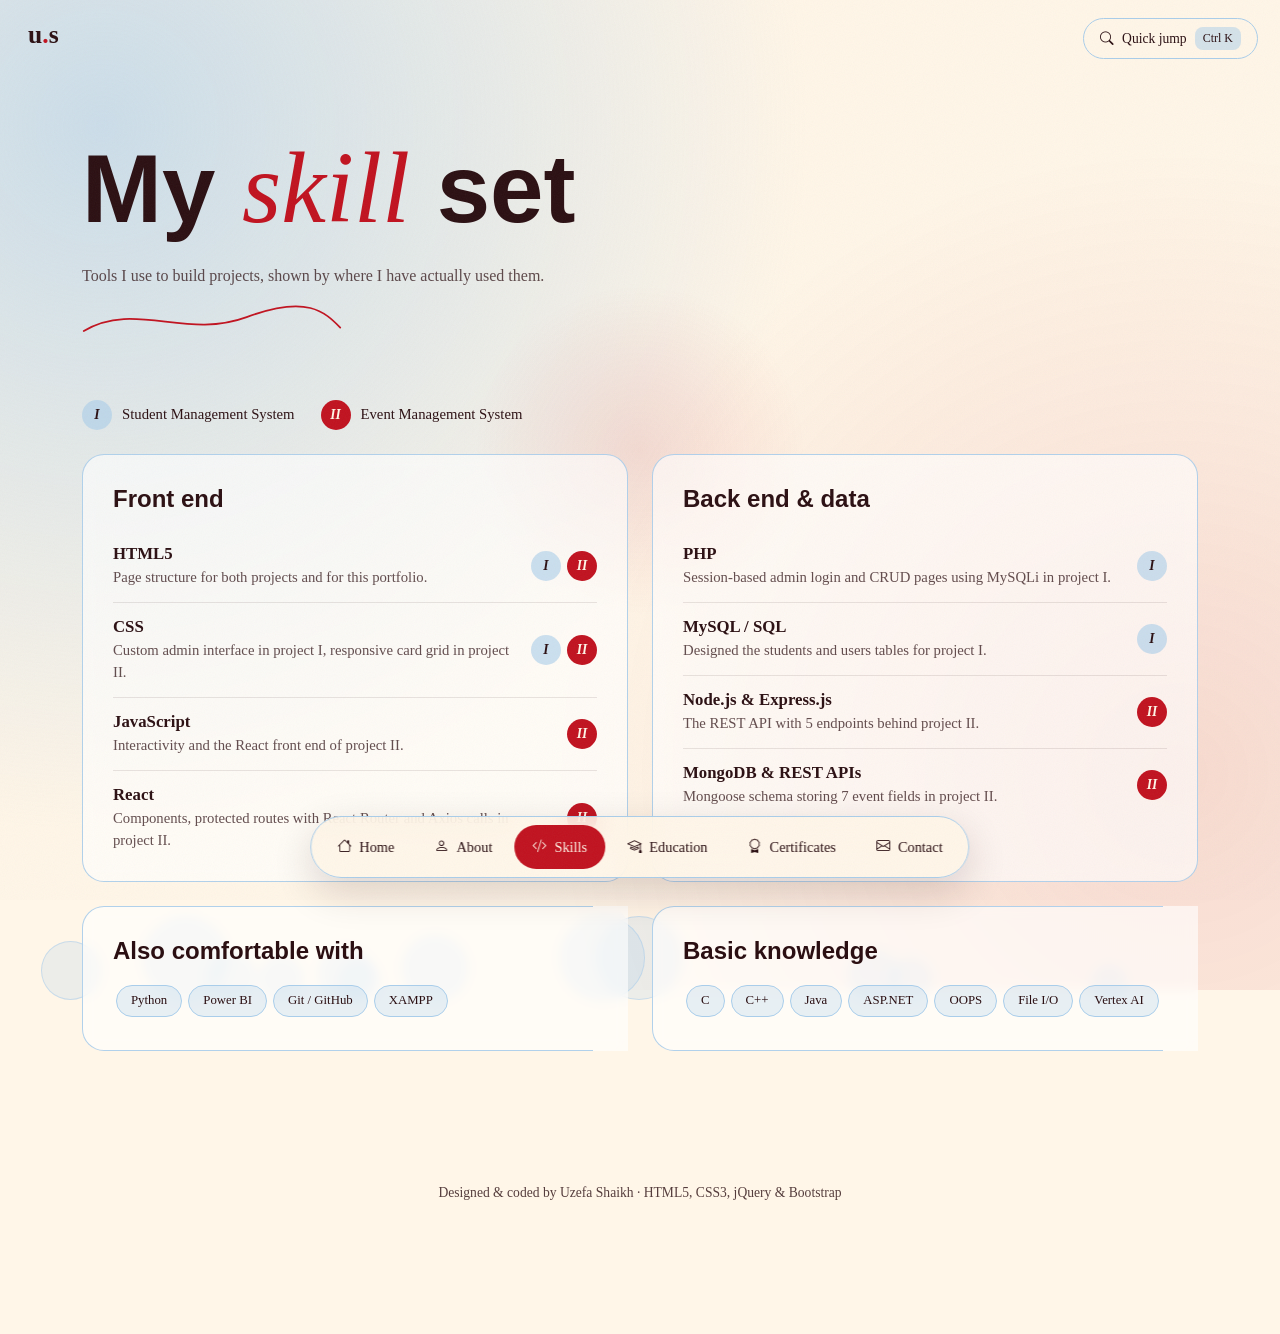
<file: skills.html>
<!doctype html>
<html lang="en">
  <head>
    <meta charset="utf-8" />
    <meta
      http-equiv="Content-Security-Policy"
      content="default-src 'self'; script-src 'self' https://code.jquery.com https://cdn.jsdelivr.net; style-src 'self' 'unsafe-inline' https://cdn.jsdelivr.net https://fonts.googleapis.com; font-src 'self' https://cdn.jsdelivr.net https://fonts.gstatic.com; img-src 'self' data:; connect-src 'self'; object-src 'none'; base-uri 'self'; form-action 'self'"
    />
    <meta name="referrer" content="strict-origin-when-cross-origin" />
    <meta name="viewport" content="width=device-width,initial-scale=1" />
    <link rel="icon" href="favicon.ico" sizes="48x48" />
    <link
      rel="icon"
      type="image/png"
      sizes="32x32"
      href="assets/icons/favicon-32.png"
    />
    <link
      rel="icon"
      type="image/png"
      sizes="16x16"
      href="assets/icons/favicon-16.png"
    />
    <link rel="apple-touch-icon" href="assets/icons/apple-touch-icon.png" />
    <title>Skills | Uzefa Shaikh</title>
    <meta name="theme-color" content="#FFF6E8" />
    <meta
      name="description"
      content="Portfolio of Uzefa Shaikh, BCA student and PHP / MERN web developer from Surat, Gujarat."
    />
    <link
      href="https://cdn.jsdelivr.net/npm/bootstrap@5.3.3/dist/css/bootstrap.min.css"
      rel="stylesheet"
    />
    <link
      href="https://cdn.jsdelivr.net/npm/bootstrap-icons@1.11.3/font/bootstrap-icons.min.css"
      rel="stylesheet"
    />
    <link rel="preconnect" href="https://fonts.googleapis.com" />
    <link rel="preconnect" href="https://fonts.gstatic.com" crossorigin />
    <link
      href="https://fonts.googleapis.com/css2?family=Fraunces:ital,opsz,wght@0,9..144,300..800;1,9..144,300..800&display=swap"
      rel="stylesheet"
    />
    <link href="assets/css/style.css" rel="stylesheet" />
  </head>
  <body data-page="skills">
    <main>
      <div class="container ph">
        <h1 class="rv">My <em>skill</em> set</h1>
        <p class="soft rv mt-3">
          Tools I use to build projects, shown by where I have actually used
          them.
        </p>
      </div>
      <section class="sec" style="padding-top: 30px">
        <div class="container">
          <div class="legend rv mb-4">
            <span><i class="pjc">I</i>Student Management System</span
            ><span><i class="pjc b">II</i>Event Management System</span>
          </div>
          <div class="row g-4">
            <div class="col-lg-6 rv left">
              <div class="card-x">
                <h4 class="mb-3">Front end</h4>
                <div class="sk">
                  <div class="txt">
                    <span class="n">HTML5</span>
                    <p class="soft">
                      Page structure for both projects and for this portfolio.
                    </p>
                  </div>
                  <div
                    class="used"
                    role="group"
                    aria-label="Used in project I and II"
                  >
                    <span class="pjc" title="Student Management System">I</span
                    ><span class="pjc b" title="Event Management System"
                      >II</span
                    >
                  </div>
                </div>
                <div class="sk">
                  <div class="txt">
                    <span class="n">CSS</span>
                    <p class="soft">
                      Custom admin interface in project I, responsive card grid
                      in project II.
                    </p>
                  </div>
                  <div
                    class="used"
                    role="group"
                    aria-label="Used in project I and II"
                  >
                    <span class="pjc" title="Student Management System">I</span
                    ><span class="pjc b" title="Event Management System"
                      >II</span
                    >
                  </div>
                </div>
                <div class="sk">
                  <div class="txt">
                    <span class="n">JavaScript</span>
                    <p class="soft">
                      Interactivity and the React front end of project II.
                    </p>
                  </div>
                  <div
                    class="used"
                    role="group"
                    aria-label="Used in project II"
                  >
                    <span class="pjc b" title="Event Management System"
                      >II</span
                    >
                  </div>
                </div>
                <div class="sk">
                  <div class="txt">
                    <span class="n">React</span>
                    <p class="soft">
                      Components, protected routes with React Router and Axios
                      calls in project II.
                    </p>
                  </div>
                  <div
                    class="used"
                    role="group"
                    aria-label="Used in project II"
                  >
                    <span class="pjc b" title="Event Management System"
                      >II</span
                    >
                  </div>
                </div>
              </div>
            </div>
            <div class="col-lg-6 rv right">
              <div class="card-x">
                <h4 class="mb-3">Back end &amp; data</h4>
                <div class="sk">
                  <div class="txt">
                    <span class="n">PHP</span>
                    <p class="soft">
                      Session-based admin login and CRUD pages using MySQLi in
                      project I.
                    </p>
                  </div>
                  <div class="used" role="group" aria-label="Used in project I">
                    <span class="pjc" title="Student Management System">I</span>
                  </div>
                </div>
                <div class="sk">
                  <div class="txt">
                    <span class="n">MySQL / SQL</span>
                    <p class="soft">
                      Designed the students and users tables for project I.
                    </p>
                  </div>
                  <div class="used" role="group" aria-label="Used in project I">
                    <span class="pjc" title="Student Management System">I</span>
                  </div>
                </div>
                <div class="sk">
                  <div class="txt">
                    <span class="n">Node.js &amp; Express.js</span>
                    <p class="soft">
                      The REST API with 5 endpoints behind project II.
                    </p>
                  </div>
                  <div
                    class="used"
                    role="group"
                    aria-label="Used in project II"
                  >
                    <span class="pjc b" title="Event Management System"
                      >II</span
                    >
                  </div>
                </div>
                <div class="sk">
                  <div class="txt">
                    <span class="n">MongoDB &amp; REST APIs</span>
                    <p class="soft">
                      Mongoose schema storing 7 event fields in project II.
                    </p>
                  </div>
                  <div
                    class="used"
                    role="group"
                    aria-label="Used in project II"
                  >
                    <span class="pjc b" title="Event Management System"
                      >II</span
                    >
                  </div>
                </div>
              </div>
            </div>
            <div class="col-md-6 rv">
              <div class="card-x tilt">
                <h4>Also comfortable with</h4>
                <p class="mt-3 mb-0">
                  <span class="tag">Python</span
                  ><span class="tag">Power BI</span
                  ><span class="tag">Git / GitHub</span
                  ><span class="tag">XAMPP</span>
                </p>
              </div>
            </div>
            <div class="col-md-6 rv">
              <div class="card-x tilt">
                <h4>Basic knowledge</h4>
                <p class="mt-3 mb-0">
                  <span class="tag">C</span><span class="tag">C++</span
                  ><span class="tag">Java</span><span class="tag">ASP.NET</span
                  ><span class="tag">OOPS</span><span class="tag">File I/O</span
                  ><span class="tag">Vertex AI</span>
                </p>
              </div>
            </div>
          </div>
        </div>
      </section>
    </main>
    <script src="https://code.jquery.com/jquery-3.7.1.min.js"></script>
    <script src="https://cdn.jsdelivr.net/npm/bootstrap@5.3.3/dist/js/bootstrap.bundle.min.js"></script>
    <script src="assets/js/main.js"></script>
  </body>
</html>
</file>
<file: assets/css/style.css>
/* Palette: Vanilla Cream #FFF6E8 · Cherry Velvet #C1121F · Sky Powder #A9CDEA
   --ink / --cherry-dk are deep shades derived from Cherry Velvet for readable text */
:root{--cream:#FFF6E8;--cherry:#C1121F;--sky:#A9CDEA;--ink:#2B0F12;--cherry-dk:#8F0D17;--ink-soft:rgba(43,15,18,.74);--card:rgba(255,255,255,.62)}
html{scroll-behavior:smooth}
main{overflow-x:clip}
::selection{background:var(--sky);color:var(--ink)}
body{background:var(--cream);color:var(--ink);font-family:Fraunces,serif;font-weight:300;overflow-x:hidden;padding-bottom:110px;line-height:1.7}
body::before{content:"";position:fixed;inset:-10%;z-index:-2;background:radial-gradient(circle at 15% 20%,rgba(169,205,234,.6),transparent 45%),radial-gradient(circle at 85% 80%,rgba(193,18,31,.12),transparent 40%);animation:drift 14s ease-in-out infinite alternate}
@keyframes drift{to{transform:scale(1.15) rotate(3deg)}}
h1,h2,h3,h4,h5{font-family:Fraunces,sans-serif;color:var(--ink);font-weight:700}
a{color:var(--cherry)}
.serif{font-family:Fraunces,serif;font-style:italic;font-weight:500;color:var(--cherry)}
.soft{color:var(--ink-soft)}
.orb{position:fixed;bottom:-100px;border-radius:50%;background:rgba(169,205,234,.22);border:1px solid rgba(169,205,234,.55);z-index:-1;animation:float linear infinite}
@keyframes float{to{transform:translateY(-120vh) rotate(200deg)}}
.glow{position:fixed;left:50%;top:50%;width:360px;height:360px;border-radius:50%;background:radial-gradient(rgba(193,18,31,.11),transparent 65%);pointer-events:none;transform:translate(-50%,-50%);z-index:-1}
.prog{position:fixed;top:0;left:0;height:3px;width:0;background:var(--cherry);z-index:999}
.logo{position:fixed;top:20px;left:28px;z-index:50;font:800 1.6rem Fraunces;text-decoration:none;color:var(--ink)}
.logo span{display:inline-block;color:var(--cherry);animation:bob 1.6s ease-in-out infinite}
.dock{position:fixed;bottom:22px;left:50%;transform:translateX(-50%);display:flex;gap:4px;padding:8px;background:rgba(255,246,232,.85);backdrop-filter:blur(14px);border:1px solid var(--sky);box-shadow:0 14px 40px rgba(43,15,18,.16);border-radius:60px;z-index:100;animation:dockin .7s .15s both cubic-bezier(.2,1.4,.4,1)}
@keyframes dockin{from{transform:translate(-50%,140px)}}
.dock a{display:flex;align-items:center;gap:8px;padding:10px 18px;border-radius:40px;color:var(--ink);text-decoration:none;font-size:.9rem;transition:.35s}
.dock a:hover{background:rgba(169,205,234,.55);color:var(--ink);transform:translateY(-5px)}
.dock a.active{background:var(--cherry);color:var(--cream);font-weight:500}
@media(max-width:768px){.dock a{padding:12px 14px}.dock a:not(.active) span{display:none}}
.rv{opacity:0;transform:translateY(46px) scale(.97);transition:opacity .6s cubic-bezier(.2,.8,.2,1),transform .6s cubic-bezier(.2,.8,.2,1);transition-delay:var(--d,0s)}
.rv.in{opacity:1;transform:none}
.rv.left{transform:translateX(-70px)}.rv.right{transform:translateX(70px)}.rv.in.left,.rv.in.right{transform:none}
.hero{min-height:100vh;display:flex;align-items:center;padding:100px 0 40px}
.hello{font:italic 600 clamp(2.2rem,6vw,4.4rem)/1.2 Fraunces,'Noto Sans Gujarati','Noto Sans JP',serif;color:var(--cherry);min-height:1.3em}
.hello::after,.role::after{content:"|";margin-left:4px;color:var(--ink);animation:blink 1s steps(1) infinite}
@keyframes blink{50%{opacity:0}}
.name{font:800 clamp(3rem,10vw,7rem)/.95 Fraunces;color:var(--ink);margin:.25em 0}
.name .l{display:inline-block;opacity:0;transform:translateY(90px) rotate(14deg);animation:letter .8s cubic-bezier(.2,1.3,.4,1) forwards}
@keyframes letter{to{opacity:1;transform:none}}
.out{color:transparent;-webkit-text-stroke:1.5px var(--cherry)}
.role{font:500 clamp(1.1rem,2.6vw,1.6rem) Fraunces;color:var(--ink);min-height:1.8em}
.btn-x{position:relative;z-index:0;overflow:hidden;display:inline-flex;align-items:center;gap:8px;padding:14px 30px;margin:6px 10px 6px 0;border:1.5px solid var(--cherry);border-radius:50px;color:var(--cherry);text-decoration:none;font-weight:500;transition:color .4s}
.btn-x::before{content:"";position:absolute;inset:0;z-index:-1;background:var(--cherry);transform:translateX(-101%);transition:transform .45s cubic-bezier(.7,0,.2,1)}
.btn-x:hover{color:var(--cream)}.btn-x:hover::before{transform:none}
.btn-x.fill{background:var(--cherry);color:var(--cream)}.btn-x.fill::before{background:var(--ink)}.btn-x.fill:hover{color:var(--cream)}
.photo{position:relative;width:min(400px,82vw);aspect-ratio:1;margin:auto}
.photo::before{content:"";position:absolute;inset:0;border:2px dashed var(--cherry);border-radius:50%;animation:spin 28s linear infinite}
.photo::after{content:"";position:absolute;inset:-22px;border:1px solid rgba(169,205,234,.9);border-radius:50%;animation:spin 40s linear infinite reverse;border-top-color:var(--cherry)}
@keyframes spin{to{transform:rotate(360deg)}}
.photo img{position:absolute;inset:20px;width:calc(100% - 40px);height:calc(100% - 40px);object-fit:cover;border:4px solid var(--sky);box-shadow:0 20px 50px rgba(43,15,18,.2);border-radius:60% 40% 55% 45%/50% 55% 45% 50%;animation:morph 9s ease-in-out infinite}
@keyframes morph{50%{border-radius:40% 60% 45% 55%/55% 45% 55% 45%}}
.fl{position:absolute;z-index:2;padding:8px 18px;border-radius:30px;background:var(--cherry);color:var(--cream);font:700 .82rem Fraunces;box-shadow:0 10px 30px rgba(43,15,18,.25);animation:bob 3s ease-in-out infinite}
.fl:nth-of-type(2){background:var(--sky);color:var(--ink)}
@keyframes bob{50%{transform:translateY(-14px)}}
.marq{overflow:hidden;white-space:nowrap;padding:18px 0;border-block:1px solid var(--sky)}
.marq div{display:inline-block;animation:mq 30s linear infinite}
.marq span{margin:0 26px;font:800 2.2rem Fraunces;color:transparent;-webkit-text-stroke:1px var(--cherry);transition:.3s}
.marq span:hover{color:var(--cherry)}
@keyframes mq{to{transform:translateX(-50%)}}
.sec{padding:80px 0}
.ph{padding-top:130px;padding-bottom:30px}
.ph h1{font-size:clamp(2.8rem,9vw,6rem);font-weight:800;line-height:1}
.ph h1 em{font:italic 500 1.05em Fraunces,serif;color:var(--cherry)}
.ph p{max-width:560px}
.card-x{height:100%;padding:30px;background:var(--card);backdrop-filter:blur(6px);border:1px solid rgba(169,205,234,.9);border-radius:22px;transition:border-color .4s,box-shadow .4s,transform .2s}
.card-x:hover{border-color:var(--cherry);box-shadow:0 24px 60px rgba(193,18,31,.14)}
.tilt{transform-style:preserve-3d}
.tag{display:inline-block;margin:3px;padding:4px 14px;border:1px solid var(--sky);background:rgba(169,205,234,.28);color:var(--ink);border-radius:20px;font-size:.8rem;transition:.3s}
.tag:hover{background:var(--cherry);border-color:var(--cherry);color:var(--cream);transform:translateY(-4px) rotate(-3deg)}
.num{font:800 3.2rem/1 Fraunces;color:var(--cherry)}
.pj ul{padding-left:1.1rem}.pj li{margin-bottom:6px}
.pj .big{font:italic 500 4.5rem/1 Fraunces,serif;color:var(--sky);transition:.5s}
.pj:hover .big{color:var(--cherry);transform:translateX(12px)}
/* skills: no percentages, each skill shows what it was used for and in which project */
.sk{display:flex;gap:16px;align-items:center;padding:14px 0;border-bottom:1px solid rgba(43,15,18,.1)}
.sk:last-child{border-bottom:0;padding-bottom:0}
.sk .txt{flex:1;min-width:0}
.sk .n{display:block;font:600 1.05rem Fraunces;color:var(--ink)}
.sk p{margin:2px 0 0;font-size:.92rem;line-height:1.5}
.sk .used{flex:none;display:flex;gap:6px}
.pjc{display:inline-grid;place-items:center;width:30px;height:30px;border-radius:50%;font:italic 600 .85rem Fraunces,serif;background:rgba(169,205,234,.6);color:var(--ink);cursor:help}
.pjc.b{background:var(--cherry);color:var(--cream)}
.legend{display:flex;flex-wrap:wrap;gap:10px 26px;align-items:center;font-size:.92rem}
.legend span{display:inline-flex;align-items:center;gap:10px}
.tl{position:relative;padding-left:44px}
.tl::before{content:"";position:absolute;left:11px;top:0;bottom:0;width:2px;background:var(--sky)}
.tl .it{position:relative;margin-bottom:28px}
.tl .it::before{content:"";position:absolute;left:-41px;top:34px;width:16px;height:16px;border-radius:50%;background:var(--cherry);animation:pulse 2s infinite}
@keyframes pulse{0%{box-shadow:0 0 0 0 rgba(193,18,31,.45)}100%{box-shadow:0 0 0 16px rgba(193,18,31,0)}}
.ic{flex:none;width:54px;height:54px;display:grid;place-items:center;border-radius:50%;background:var(--cherry);color:var(--cream);font-size:1.4rem;transition:transform .7s}
a.card-x{display:flex;align-items:center;gap:18px;text-decoration:none;color:var(--ink-soft);padding:22px 26px}
a.card-x:hover .ic{transform:rotate(360deg) scale(1.1)}
a.card-x b{display:block;color:var(--ink);font:600 1rem Fraunces}
.fx{background:#fff;border:1px solid var(--sky);border-radius:14px;padding:14px 18px;color:var(--ink)}
.fx:focus{background:#fff;color:var(--ink);border-color:var(--cherry);box-shadow:0 0 0 4px rgba(193,18,31,.12)}
.fx::placeholder{color:rgba(43,15,18,.45)}
footer{padding:50px 0 20px;text-align:center;font-size:.85rem;opacity:.8}
a:focus-visible,button:focus-visible{outline:2px solid var(--cherry);outline-offset:3px}
@media(prefers-reduced-motion:reduce){*{animation-duration:.01s!important;transition-duration:.01s!important}}
/* grain */
body::after{content:"";position:fixed;inset:0;z-index:998;pointer-events:none;opacity:.05;background:url("data:image/svg+xml;utf8,<svg xmlns='http://www.w3.org/2000/svg' width='160' height='160'><filter id='n'><feTurbulence type='fractalNoise' baseFrequency='.9' numOctaves='2'/></filter><rect width='100%' height='100%' filter='url(%23n)'/></svg>")}
/* six different page transitions (cherry tones keep the page label readable) */
.curtain{position:fixed;inset:0;z-index:1000;pointer-events:none;background:var(--cherry)}
.curtain.in{pointer-events:all}
.curtain i{display:none}
.cl{position:absolute;inset:0;z-index:3;display:grid;place-items:center;font:italic 500 clamp(3rem,13vw,10rem)/1 Fraunces,serif;color:var(--cream);animation:clo .4s both}
.curtain.in .cl{animation:cli .4s .12s both}
@keyframes clo{from{opacity:1}to{opacity:0}}
@keyframes cli{from{opacity:0;transform:scale(.88)}to{opacity:1;transform:none}}
.t-cols,.t-rows,.t-doors{background:none}
.t-cols{display:flex}.t-rows{display:flex;flex-direction:column}
.t-cols i,.t-rows i{display:block;flex:1;background:var(--cherry);border:0}
.t-cols i:nth-child(even),.t-rows i:nth-child(even){background:var(--cherry-dk)}
.t-cols i{animation:cu .55s cubic-bezier(.77,0,.18,1) both;animation-delay:calc(var(--i)*.05s)}
.t-cols.in i{animation:cd .4s cubic-bezier(.77,0,.18,1) both;animation-delay:calc(var(--i)*.04s)}
@keyframes cu{to{transform:translateY(-101%)}}@keyframes cd{from{transform:translateY(101%)}}
.t-rows i:nth-child(odd){animation:xl .55s cubic-bezier(.77,0,.18,1) both}.t-rows i:nth-child(even){animation:xr .55s cubic-bezier(.77,0,.18,1) both}
.t-rows.in i:nth-child(odd){animation:xir .4s cubic-bezier(.77,0,.18,1) both}.t-rows.in i:nth-child(even){animation:xil .4s cubic-bezier(.77,0,.18,1) both}
.t-rows i{animation-delay:calc(var(--i)*.04s)!important}
@keyframes xl{to{transform:translateX(-101%)}}@keyframes xr{to{transform:translateX(101%)}}
@keyframes xil{from{transform:translateX(-101%)}}@keyframes xir{from{transform:translateX(101%)}}
.t-doors::before,.t-doors::after{content:"";position:absolute;top:0;bottom:0;width:50.5%;background:var(--cherry)}
.t-doors::before{left:0;animation:xl .55s cubic-bezier(.77,0,.18,1) both}.t-doors::after{right:0;background:var(--cherry-dk);animation:xr .55s cubic-bezier(.77,0,.18,1) both}
.t-doors.in::before{animation:xil .45s cubic-bezier(.77,0,.18,1) both}.t-doors.in::after{animation:xir .45s cubic-bezier(.77,0,.18,1) both}
.t-iris{animation:iO .6s cubic-bezier(.77,0,.18,1) both}.t-iris.in{animation:iI .45s cubic-bezier(.77,0,.18,1) both}
@keyframes iO{from{clip-path:circle(150% at 50% 50%)}to{clip-path:circle(0 at 50% 50%)}}@keyframes iI{from{clip-path:circle(0 at 50% 50%)}to{clip-path:circle(150% at 50% 50%)}}
.t-diag{background:var(--cherry);animation:gO .6s cubic-bezier(.77,0,.18,1) both}.t-diag.in{animation:gI .45s cubic-bezier(.77,0,.18,1) both}
@keyframes gO{from{clip-path:polygon(0 0,100% 0,100% 100%,0 100%)}to{clip-path:polygon(100% 0,100% 0,100% 0,100% 0)}}@keyframes gI{from{clip-path:polygon(0 100%,0 100%,0 100%,0 100%)}to{clip-path:polygon(0 0,100% 0,100% 100%,0 100%)}}
.t-diamond{animation:dO .6s cubic-bezier(.77,0,.18,1) both}.t-diamond.in{animation:dI .45s cubic-bezier(.77,0,.18,1) both}
@keyframes dO{from{clip-path:polygon(50% -70%,170% 50%,50% 170%,-70% 50%)}to{clip-path:polygon(50% 50%,50% 50%,50% 50%,50% 50%)}}@keyframes dI{from{clip-path:polygon(50% 50%,50% 50%,50% 50%,50% 50%)}to{clip-path:polygon(50% -70%,170% 50%,50% 170%,-70% 50%)}}
/* movable things */
.drag{cursor:grab;user-select:none;touch-action:none}.grab{cursor:grabbing;z-index:30}
.board{position:relative;height:320px;border:1px dashed var(--sky);border-radius:26px;background:rgba(255,255,255,.4)}
.stk{position:absolute;padding:10px 22px;border-radius:40px;background:var(--cherry);color:var(--cream);font:600 1rem Fraunces,serif;box-shadow:0 8px 20px rgba(43,15,18,.2);transition:box-shadow .3s,scale .3s}
.stk:nth-child(even){background:var(--sky);color:var(--ink)}
.stk.grab{box-shadow:0 24px 44px rgba(43,15,18,.35);scale:1.12}
.swash{display:block;width:min(260px,60vw);margin-top:14px}
.swash path{fill:none;stroke:var(--cherry);stroke-width:2;stroke-linecap:round;stroke-dasharray:420;stroke-dashoffset:420;animation:draw 1.2s .35s ease forwards}
@keyframes draw{to{stroke-dashoffset:0}}
.noanim .l{animation:none;opacity:1;transform:none}
.hello,#hello{display:inline-block}
/* v3: recruiter-focused features */
.open{display:inline-flex;align-items:center;gap:10px;margin-bottom:18px;padding:6px 18px;border:1px solid var(--sky);border-radius:30px;font-size:.85rem;background:rgba(255,255,255,.55)}
.open b{width:9px;height:9px;border-radius:50%;background:var(--cherry);animation:pulse 2s infinite}
button.btn-x{background:none;font:inherit;font-weight:500}
.btn-x.on{background:var(--cherry);color:var(--cream)}
.pn h3{margin-bottom:6px}.pn .tag{font-size:.9rem}
.tw{overflow-x:auto}
.demo table{width:100%;min-width:700px;border-collapse:collapse}
.demo th{padding:10px;text-align:left;font-weight:600;color:var(--ink);border-bottom:1px solid var(--sky)}
.demo td{padding:10px;border-bottom:1px solid rgba(43,15,18,.08)}
.demo tr.new{animation:rowin .5s}
@keyframes rowin{from{opacity:0;transform:translateX(-24px)}}
.del{background:none;color:var(--cherry);border:1px solid var(--cherry);border-radius:20px;padding:2px 14px;font:inherit;font-size:.8rem;transition:.3s}
.del:hover,.del.sure{background:var(--cherry);color:var(--cream)}
.ring{position:relative;width:150px;height:150px;flex:none}
.ring svg{width:100%;height:100%}.ring circle{fill:none;stroke-width:8}
.ring .bg{stroke:rgba(169,205,234,.55)}
.ring .f{stroke:var(--cherry);stroke-linecap:round;stroke-dasharray:339.3;stroke-dashoffset:339.3;transition:stroke-dashoffset 2s cubic-bezier(.2,.8,.2,1) .3s}
.rv.in .ring .f{stroke-dashoffset:49.2}
.ring .mid{position:absolute;inset:0;display:grid;place-content:center;text-align:center;line-height:1.1}
.kbtn{position:fixed;top:18px;right:22px;z-index:50;display:flex;gap:8px;align-items:center;padding:8px 16px;border-radius:30px;border:1px solid var(--sky);background:rgba(255,246,232,.85);backdrop-filter:blur(10px);color:var(--ink);font:inherit;font-size:.85rem;transition:.3s}
.kbtn:hover{background:var(--cherry);border-color:var(--cherry);color:var(--cream)}
.kbtn kbd{background:rgba(169,205,234,.5);color:inherit;padding:1px 8px;border-radius:8px;font:inherit;font-size:.75rem}
.kbtn:hover kbd{background:rgba(255,246,232,.2)}
@media(max-width:576px){.kbtn kbd{display:none}}
.pal{position:fixed;inset:0;z-index:1100;display:none;place-items:start center;padding-top:14vh;background:rgba(255,246,232,.72);backdrop-filter:blur(8px)}
.pal.on{display:grid;animation:fadein .2s}
@keyframes fadein{from{opacity:0}}
.pal .box{width:min(580px,92vw);overflow:hidden;background:#fff;border:1px solid var(--sky);border-radius:20px;box-shadow:0 40px 90px rgba(43,15,18,.25);animation:pop .3s cubic-bezier(.2,1.3,.4,1)}
@keyframes pop{from{transform:scale(.92) translateY(20px)}}
.pal input{width:100%;padding:18px 24px;background:none;border:0;border-bottom:1px solid var(--sky);color:var(--ink);font:inherit;font-size:1.1rem;outline:0}
.pal input::placeholder{color:rgba(43,15,18,.45)}
.pal ul{margin:0;padding:8px;max-height:50vh;overflow:auto}
.pal li{list-style:none;display:flex;gap:14px;align-items:center;padding:11px 16px;border-radius:12px;cursor:pointer;color:var(--ink)}
.pal li.sel{background:var(--cherry);color:var(--cream)}
.toast-x{position:fixed;left:50%;bottom:100px;z-index:1200;padding:10px 24px;border-radius:30px;background:var(--cherry);color:var(--cream);font-weight:500;opacity:0;transform:translate(-50%,20px);transition:.4s;pointer-events:none}
.toast-x.on{opacity:1;transform:translate(-50%,0)}
</file>
